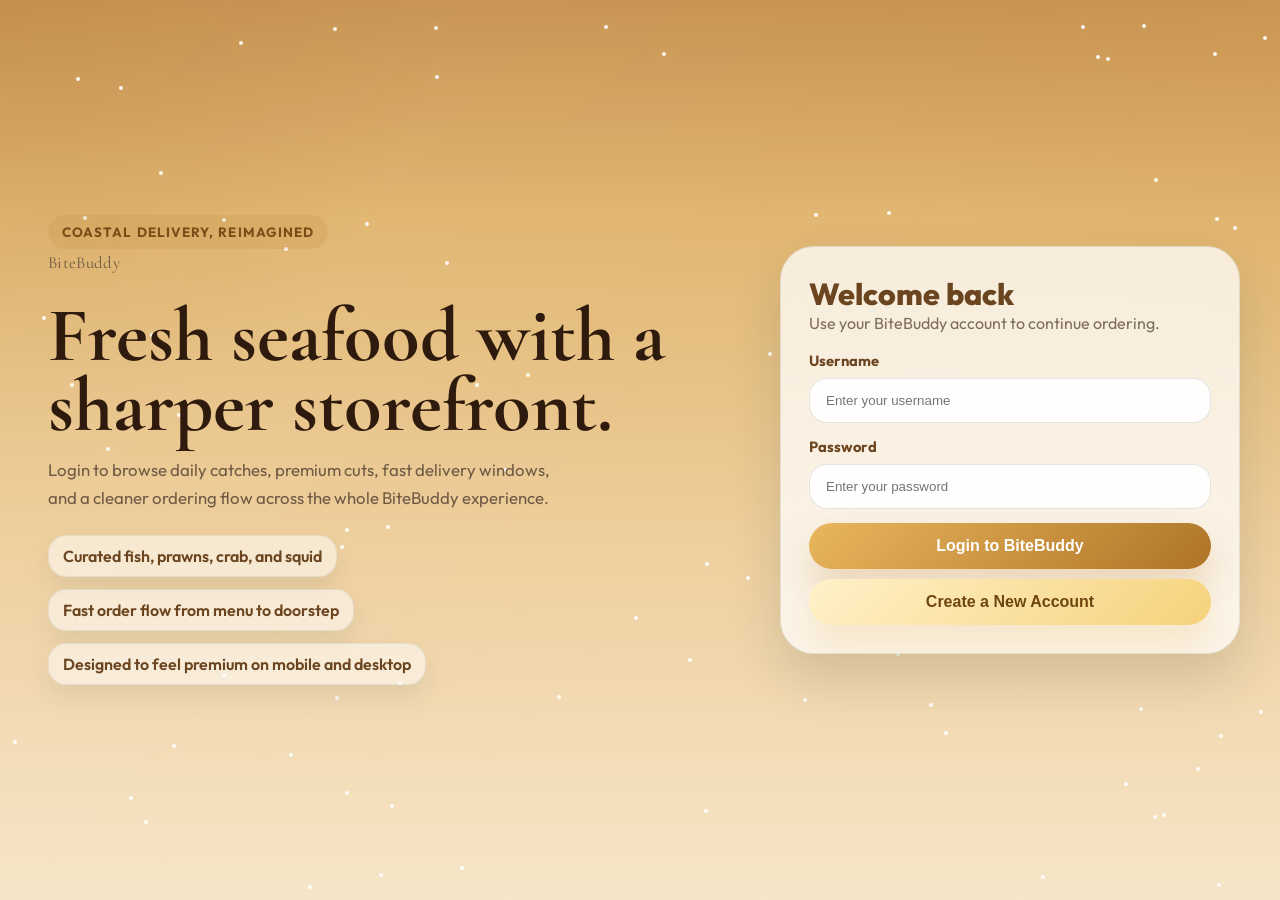
<file: index.html>
<!DOCTYPE html>
<html lang="en">
<head>
<meta charset="UTF-8">
<meta name="viewport" content="width=device-width, initial-scale=1.0">
<title>BiteBuddy Login</title>
<link rel="preconnect" href="https://fonts.googleapis.com">
<link rel="preconnect" href="https://fonts.gstatic.com" crossorigin>
<link href="https://fonts.googleapis.com/css2?family=Cormorant+Garamond:wght@500;600;700&family=Outfit:wght@300;400;500;600;700;800&display=swap" rel="stylesheet">
<link rel="shortcut icon" href="https://res.cloudinary.com/dn5wb46jl/image/upload/v1774414028/icon_qrqwhg.jpg">
<link rel="stylesheet" href="style.css">
<script src="script.js" defer></script>
</head>
<body class="auth-body">
<div class="auth-backdrop"></div>
<div class="stars" id="stars"></div>

<main class="auth-frame">
    <section class="auth-grid">
        <div class="auth-copy">
            <div class="auth-kicker">Coastal delivery, reimagined</div>
            <p class="brand">BiteBuddy</p>
            <h1>Fresh seafood with a sharper storefront.</h1>
            <p>Login to browse daily catches, premium cuts, fast delivery windows, and a cleaner ordering flow across the whole BiteBuddy experience.</p>
            <div class="auth-points">
                <div class="auth-point">Curated fish, prawns, crab, and squid</div>
                <div class="auth-point">Fast order flow from menu to doorstep</div>
                <div class="auth-point">Designed to feel premium on mobile and desktop</div>
            </div>
        </div>

        <div class="auth-panel">
            <div>
                <h2>Welcome back</h2>
                <p class="auth-subtitle">Use your BiteBuddy account to continue ordering.</p>
            </div>

            <form class="auth-form">
                <div class="field-group">
                    <label for="username">Username</label>
                    <input type="text" id="username" placeholder="Enter your username" autocapitalize="none" autocorrect="off" spellcheck="false" required>
                </div>

                <div class="field-group">
                    <label for="password">Password</label>
                    <input type="password" id="password" placeholder="Enter your password" required>
                </div>

                <div class="auth-actions">
                    <button class="auth-btn primary" type="button" onclick="login()">Login to BiteBuddy</button>
                    <button class="auth-btn secondary" type="button" onclick="window.location.href='signin.html'">Create a New Account</button>
                </div>
            </form>
        </div>
    </section>
</main>

<script>
const starBox = document.getElementById("stars");
for (let i = 0; i < 80; i++) {
    const star = document.createElement("span");
    star.style.left = Math.random() * 100 + "%";
    star.style.top = Math.random() * 100 + "%";
    star.style.animationDuration = (Math.random() * 5 + 5) + "s";
    starBox.appendChild(star);
}
</script>
</body>
</html>
</file>
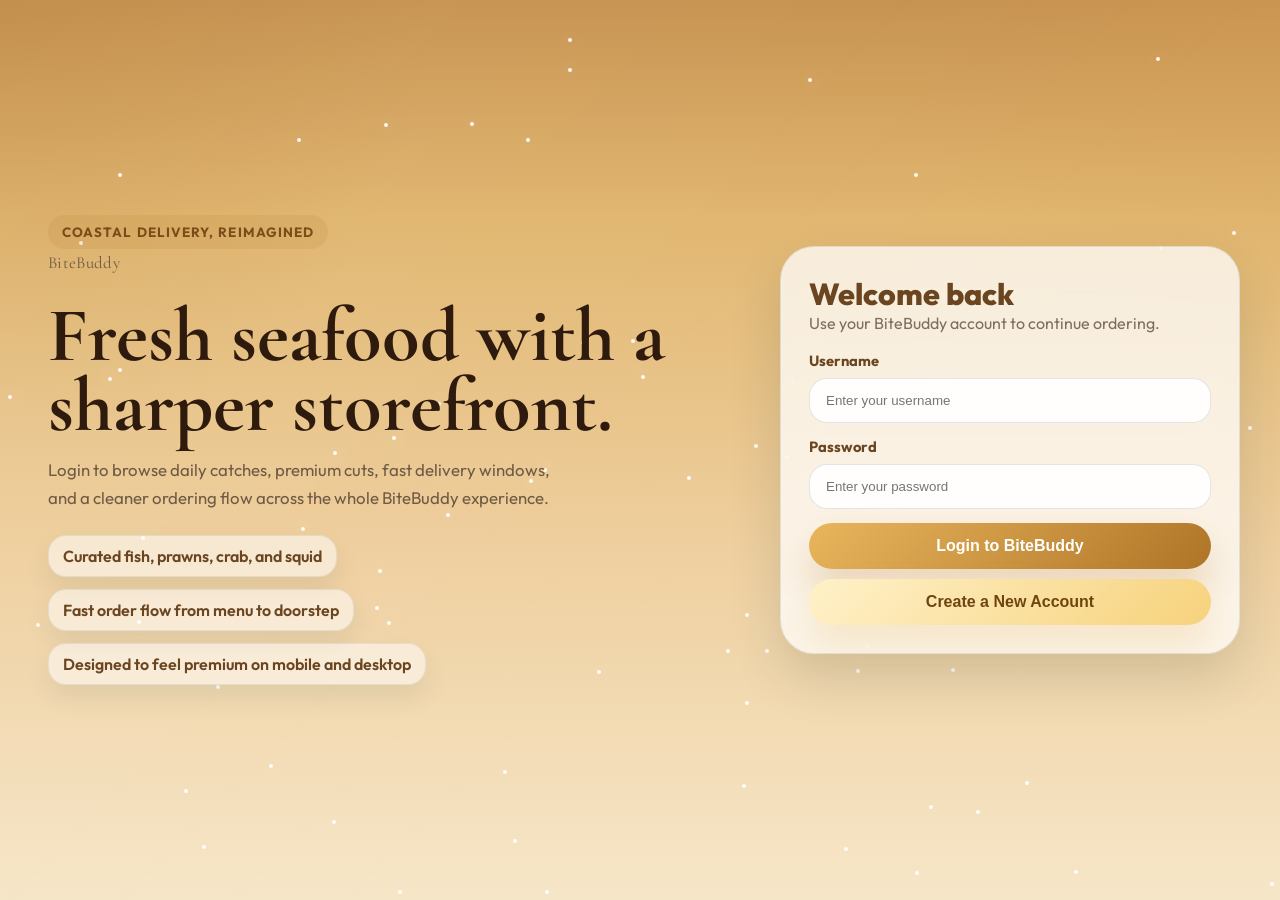
<file: cart.html>
<!DOCTYPE html>
<html lang="en">
<head>
<meta charset="UTF-8">
<meta name="viewport" content="width=device-width, initial-scale=1.0">
<title>BiteBuddy Cart</title>
<link rel="preconnect" href="https://fonts.googleapis.com">
<link rel="preconnect" href="https://fonts.gstatic.com" crossorigin>
<link href="https://fonts.googleapis.com/css2?family=Cormorant+Garamond:wght@500;600;700&family=Outfit:wght@300;400;500;600;700;800&display=swap" rel="stylesheet">
<link rel="shortcut icon" href="https://res.cloudinary.com/dn5wb46jl/image/upload/v1774414028/icon_qrqwhg.jpg">
<link rel="stylesheet" href="theme.css">
</head>
<body class="theme-body">
<main class="app-shell">
    <header class="topbar">
        <div class="topbar-title">
            <span class="eyebrow">Checkout studio</span>
            <h1 class="page-heading">My Cart</h1>
            <p class="topbar-copy">Review your catch, confirm delivery details, and place the order with one clean flow.</p>
        </div>

        <div class="topbar-actions">
            <button class="icon-btn" type="button" onclick="goBack()">Back</button>
            <button class="icon-btn" type="button" onclick="goToProfile()">Profile</button>
        </div>
    </header>

    <div class="split-layout">
        <div class="stack">
            <section class="detail-card">
                <div class="line-between">
                    <div>
                        <span class="eyebrow">Delivery details</span>
                        <h2 class="section-title" style="font-size: 2.2rem;">Drop point</h2>
                    </div>
                    <button class="ui-btn ghost" type="button" onclick="goToProfile()">Edit profile</button>
                </div>

                <div class="cards-grid" style="grid-template-columns: 1fr;">
                    <div class="detail-row">
                        <strong>Name</strong>
                        <span id="deliverName">Customer</span>
                    </div>
                    <div class="detail-row">
                        <strong>Phone</strong>
                        <span id="deliverPhone">Not added</span>
                    </div>
                    <div class="detail-row">
                        <strong>Address</strong>
                        <span id="deliverAddress">Add your delivery address in profile</span>
                    </div>
                </div>
            </section>

            <div class="callout" id="rewardMessage">Add 2 more items to unlock extra savings on this order.</div>

            <section class="cart-list" id="cart"></section>
        </div>

        <aside class="summary-card">
            <div>
                <span class="eyebrow">Bill preview</span>
                <h2 class="section-title" style="font-size: 2.4rem;">Order Summary</h2>
            </div>
            <div class="summary-row">
                <span>MRP</span>
                <strong id="mrp">Rs.0</strong>
            </div>
            <div class="summary-row">
                <span>Delivery fee</span>
                <strong id="fee">Rs.0</strong>
            </div>
            <div class="summary-row">
                <span class="summary-emphasis">Total payable</span>
                <strong class="summary-emphasis" id="summaryTotal">Rs.0</strong>
            </div>
            <div class="callout" id="savings">You'll save Rs.0 on this order.</div>
            <div class="stack">
                <p class="meta-copy">List price <span id="oldTotal">Rs.0</span></p>
                <h3 class="page-heading" style="font-size: 2.6rem;" id="total">Rs.0</h3>
                <button class="ui-btn primary" type="button" onclick="placeOrder()">Place Order</button>
            </div>
        </aside>
    </div>
</main>

<div class="modal" id="paymentModal">
    <div class="modal-card">
        <div class="stack">
            <span class="eyebrow">Payment method</span>
            <h2 class="section-title" style="font-size: 2.4rem;">How would you like to pay?</h2>
            <p class="topbar-copy">Choose your payment option before confirming the order.</p>
        </div>
        <div class="choice-list">
            <button class="choice-btn active" type="button" id="upiOption" onclick="selectPaymentMethod('UPI')">
                <strong>UPI</strong><br>
                <span class="meta-copy">Pay instantly with your preferred UPI app.</span>
            </button>
            <button class="choice-btn" type="button" id="codOption" onclick="selectPaymentMethod('Cash on Delivery')">
                <strong>Cash on Delivery</strong><br>
                <span class="meta-copy">Pay when the order arrives at your doorstep.</span>
            </button>
        </div>
        <div class="modal-actions">
            <button class="ui-btn primary" type="button" onclick="confirmPlaceOrder()">Continue</button>
            <button class="ui-btn ghost" type="button" onclick="closePaymentModal()">Cancel</button>
        </div>
    </div>
</div>

<div class="modal" id="orderModal">
    <div class="modal-card">
        <div class="stack">
            <span class="eyebrow">Order placed</span>
            <h2 class="section-title" style="font-size: 2.4rem;">Your seafood is on the way.</h2>
            <p class="topbar-copy" id="orderMessage">Your order is confirmed.</p>
        </div>
        <div class="modal-actions">
            <button class="ui-btn primary" type="button" onclick="goToOrders()">View Order</button>
            <button class="ui-btn ghost" type="button" onclick="closeOrderModal()">Continue Shopping</button>
        </div>
    </div>
</div>

<script src="app.js"></script>
<script>
let cartItems = [];
const username = requireUsername();
const cartDiv = document.getElementById("cart");
const paymentModal = document.getElementById("paymentModal");
const orderModal = document.getElementById("orderModal");
const orderMessage = document.getElementById("orderMessage");
let selectedPaymentMethod = "UPI";

function normalizeQuantity(quantity) {
    const numericQuantity = Number(quantity);
    if (!Number.isFinite(numericQuantity) || numericQuantity < 1) {
        return 1;
    }

    return Math.round(numericQuantity);
}

function formatQuantity(quantity) {
    return `${normalizeQuantity(quantity)} kg`;
}

function formatEta(date) {
    return date.toLocaleString("en-IN", {
        weekday: "short",
        day: "2-digit",
        month: "short",
        hour: "numeric",
        minute: "2-digit",
        hour12: true
    });
}

async function loadDeliveryDetails() {
    try {
        const user = await fetchJson(`${API_BASE_URL}/customer/${encodeURIComponent(username)}`);
        document.getElementById("deliverName").innerText = (user.name || user.username || "Customer").trim();
        document.getElementById("deliverPhone").innerText = (String(user.phone || "")).trim() || "Not added";
        document.getElementById("deliverAddress").innerText = (user.address || "").trim() || "Add your delivery address in profile";
    } catch (error) {
        console.log(error);
    }
}

function updateTotals(total) {
    const fee = total > 0 ? 10 : 0;
    const oldTotal = total > 0 ? total + 173 : 0;
    const finalTotal = total + fee;
    const savings = oldTotal - finalTotal;

    document.getElementById("mrp").innerText = "Rs." + oldTotal;
    document.getElementById("fee").innerText = "Rs." + fee;
    document.getElementById("summaryTotal").innerText = "Rs." + finalTotal;
    document.getElementById("oldTotal").innerText = "Rs." + oldTotal;
    document.getElementById("total").innerText = "Rs." + finalTotal;
    document.getElementById("savings").innerText = total > 0
        ? "You will save Rs." + savings + " on this order."
        : "Add items to unlock savings on this order.";
}

function updateRewardMessage() {
    const missingItems = Math.max(0, 2 - cartItems.length);
    document.getElementById("rewardMessage").innerText = missingItems > 0
        ? `Add ${missingItems} more item${missingItems === 1 ? "" : "s"} to unlock extra savings.`
        : "Bonus unlocked. Your cart qualifies for extra BiteBuddy savings.";
}

function renderCart() {
    cartDiv.innerHTML = "";
    updateRewardMessage();

    if (cartItems.length === 0) {
        cartDiv.innerHTML = `
            <div class="empty-card">
                <h3 class="product-name">Your cart is empty</h3>
                <p class="topbar-copy">Add some fresh seafood from the menu and come back here.</p>
                <button class="ui-btn primary" type="button" onclick="goBack()">Explore Menu</button>
            </div>
        `;
        updateTotals(0);
        return;
    }

    let total = 0;

    cartItems.forEach((item, index) => {
        const quantity = normalizeQuantity(item.quantity);
        total += item.price * quantity;

        const oldPrice = item.price + 80;
        const imageClass = item.itemName === "Nethili Meen" ? "cart-thumb zoom-cover-media" : "cart-thumb";
        const card = document.createElement("article");
        card.className = "cart-item";
        card.innerHTML = `
            <div class="cart-item-grid">
                <img class="${imageClass}" src="${item.imageUrl}" alt="${item.itemName}">
                <div class="stack">
                    <div class="line-between">
                        <div>
                            <h3 class="product-name">${item.itemName}</h3>
                            <p class="topbar-copy">${formatQuantity(quantity)} selected</p>
                        </div>
                        <div class="product-price">Rs.${item.price}</div>
                    </div>
                    <div class="meta-row">
                        <span class="meta-badge">Fresh catch</span>
                        <span class="meta-badge">4.${(index % 5) + 1} rating</span>
                        <span class="meta-badge">30 mins delivery</span>
                    </div>
                    <div class="line-between">
                        <div class="stack" style="gap: 6px;">
                            <span class="accent-text">25% off</span>
                            <span class="meta-copy">List price Rs.${oldPrice}</span>
                        </div>
                        <div class="qty-box">
                            <button class="qty-btn" type="button" onclick="changeQty(${item.id}, ${quantity - 1})">-</button>
                            <strong>Qty: ${formatQuantity(quantity)}</strong>
                            <button class="qty-btn" type="button" onclick="changeQty(${item.id}, ${quantity + 1})">+</button>
                        </div>
                    </div>
                    <div class="cart-actions">
                        <button class="ui-btn ghost" type="button" onclick="removeItem(${item.id})">Remove</button>
                        <button class="ui-btn ghost" type="button" onclick="goBack()">Add More</button>
                        <button class="ui-btn secondary" type="button" onclick="placeOrder()">Buy This Now</button>
                    </div>
                </div>
            </div>
        `;

        cartDiv.appendChild(card);
    });

    updateTotals(total);
}

async function loadCart() {
    try {
        cartItems = await fetchJson(`${API_BASE_URL}/cart?username=${encodeURIComponent(username)}`);
        renderCart();
    } catch (error) {
        alert(error.message || "Unable to load cart");
    }
}

async function changeQty(id, quantity) {
    try {
        const safeQuantity = normalizeQuantity(quantity);
        await fetchJson(`${API_BASE_URL}/cart/${id}?username=${encodeURIComponent(username)}`, {
            method: "PUT",
            headers: {
                "Content-Type": "application/json"
            },
            body: JSON.stringify({ quantity: safeQuantity })
        });
        await loadCart();
    } catch (error) {
        alert(error.message || "Unable to update quantity");
    }
}

async function removeItem(id) {
    try {
        await fetchJson(`${API_BASE_URL}/cart/${id}?username=${encodeURIComponent(username)}`, {
            method: "DELETE"
        });
        await loadCart();
    } catch (error) {
        alert(error.message || "Unable to remove item");
    }
}

function isSuccessfulOrderResponse(responseText) {
    if (typeof responseText !== "string") {
        return true;
    }

    const normalized = responseText.trim().toLowerCase();
    if (!normalized) {
        return true;
    }

    return !(
        normalized.includes("unable") ||
        normalized.includes("not found") ||
        normalized.includes("failed") ||
        normalized.includes("error")
    );
}

async function createOrdersDirectlyFromCart() {
    for (const item of cartItems) {
        const quantity = normalizeQuantity(item.quantity);
        const params = new URLSearchParams({
            username: username,
            itemName: item.itemName,
            quantity: String(quantity),
            price: String(item.price)
        });

        const response = await fetchJson(`${API_BASE_URL}/orders?${params.toString()}`, {
            method: "POST"
        });

        if (!isSuccessfulOrderResponse(response)) {
            throw new Error(typeof response === "string" ? response : "Unable to place order");
        }
    }

    for (const item of cartItems) {
        await fetchJson(`${API_BASE_URL}/cart/${item.id}?username=${encodeURIComponent(username)}`, {
            method: "DELETE"
        });
    }
}

function selectPaymentMethod(method) {
    selectedPaymentMethod = method;
    document.getElementById("upiOption").classList.toggle("active", method === "UPI");
    document.getElementById("codOption").classList.toggle("active", method === "Cash on Delivery");
}

function placeOrder() {
    if (cartItems.length === 0) {
        alert("Your cart is empty");
        return;
    }

    paymentModal.classList.add("show");
}

function closePaymentModal() {
    paymentModal.classList.remove("show");
}

async function confirmPlaceOrder() {
    try {
        closePaymentModal();
        await createOrdersDirectlyFromCart();
        await loadCart();

        const etaDate = new Date(Date.now() + (30 * 60 * 1000));
        orderMessage.innerText = `${selectedPaymentMethod} selected. Expected delivery by ${formatEta(etaDate)}.`;
        orderModal.classList.add("show");
    } catch (error) {
        alert(error.message || "Unable to place order");
    }
}

function closeOrderModal() {
    orderModal.classList.remove("show");
    navigateTo("menu.html");
}

function goToOrders() {
    navigateTo("orders.html");
}

function goBack() {
    navigateTo("menu.html");
}

function goToProfile() {
    navigateTo("profile.html");
}

loadCart();
loadDeliveryDetails();
</script>
</body>
</html>
</file>
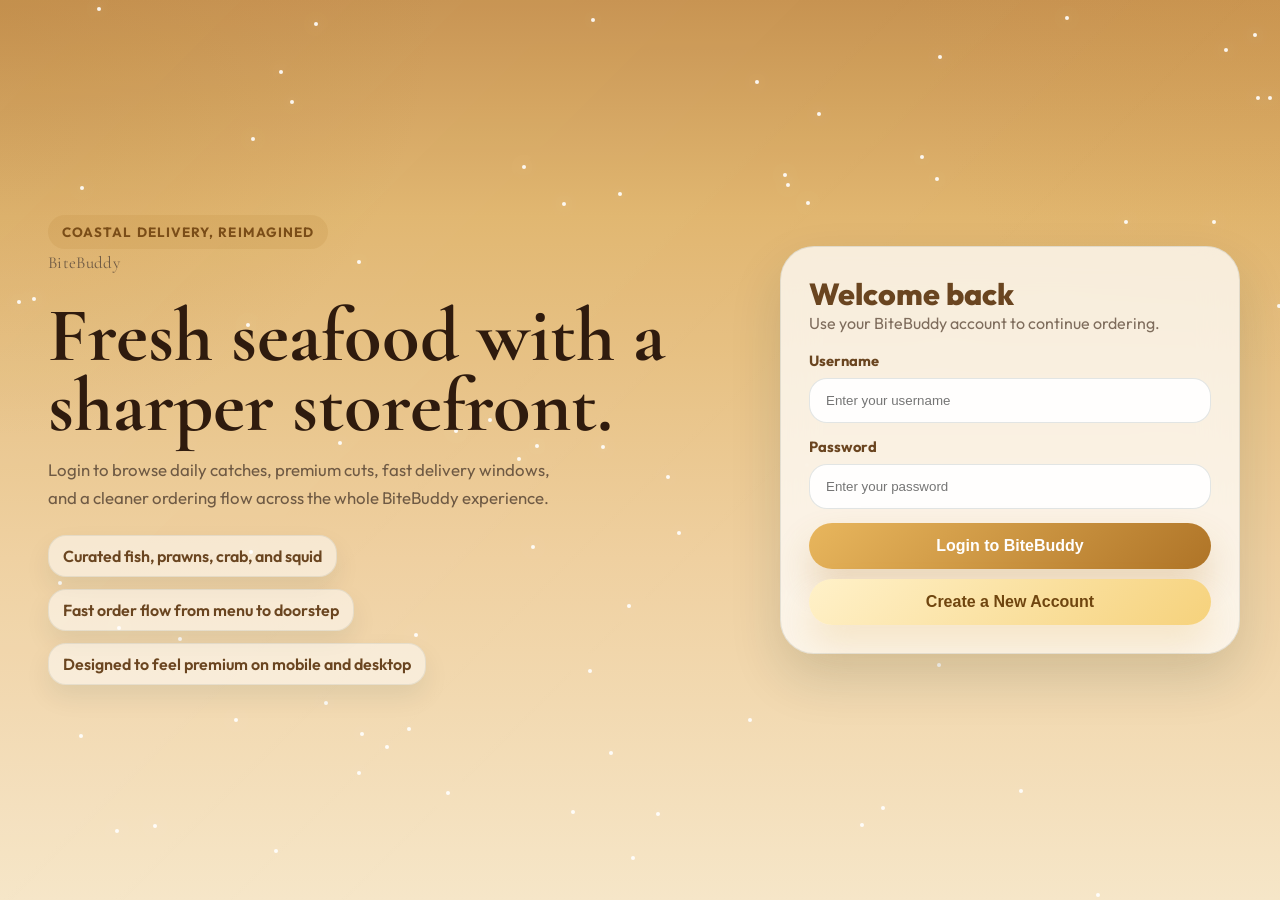
<file: menu.html>
<!DOCTYPE html>
<html lang="en">
<head>
<meta charset="UTF-8">
<meta name="viewport" content="width=device-width, initial-scale=1.0">
<title>BiteBuddy Menu</title>
<link rel="preconnect" href="https://fonts.googleapis.com">
<link rel="preconnect" href="https://fonts.gstatic.com" crossorigin>
<link href="https://fonts.googleapis.com/css2?family=Allura&family=Cormorant+Garamond:wght@500;600;700&family=Outfit:wght@300;400;500;600;700;800&display=swap" rel="stylesheet">
<link rel="shortcut icon" href="https://res.cloudinary.com/dn5wb46jl/image/upload/v1774414028/icon_qrqwhg.jpg">
<link rel="stylesheet" href="theme.css">
<style>
.menu-brand {
    margin: 0;
    font-family: "Allura", "Cormorant Garamond", cursive;
    font-size: clamp(4.9rem, 8vw, 7.2rem);
    text-align: center;
    color: #7a4d18;
    text-shadow:
        0 0 14px rgba(255, 238, 200, 0.92),
        0 0 26px rgba(215, 159, 59, 0.4);
    letter-spacing: 0;
    white-space: nowrap;
    opacity: 0;
    transform: translateX(-34px);
    animation: brandWordIn 0.9s cubic-bezier(0.22, 1, 0.36, 1) 0.08s forwards;
}

.menu-header-icons {
    opacity: 0;
    transform: translate(42px, -50%);
    animation: menuIconsIn 0.9s cubic-bezier(0.22, 1, 0.36, 1) 0.5s forwards;
}

@keyframes brandWordIn {
    from {
        opacity: 0;
        transform: translateX(-34px);
    }

    to {
        opacity: 1;
        transform: translateX(0);
    }
}

@keyframes menuIconsIn {
    from {
        opacity: 0;
        transform: translate(42px, -50%);
    }

    to {
        opacity: 1;
        transform: translate(0, -50%);
    }
}

@media (max-width: 720px) {
    .menu-topbar {
        display: grid !important;
        grid-template-columns: 64px 1fr 64px;
        align-items: center !important;
        gap: 10px;
    }

    .menu-topbar .topbar-title {
        grid-column: 2;
        grid-row: 1;
        margin: 0;
        width: 100%;
    }

    .menu-header-icons {
        grid-column: 1 / 4;
        grid-row: 1;
        position: static !important;
        display: grid;
        grid-template-columns: 64px 1fr 64px;
        align-items: center;
        width: 100%;
        transform: none !important;
        animation: none;
        opacity: 1;
        margin-top: 0;
        pointer-events: none;
    }

    .menu-header-icons .icon-btn {
        pointer-events: auto;
    }

    .menu-header-icons .icon-btn:first-child {
        grid-column: 1;
    }

    .menu-header-icons .icon-btn:last-child {
        grid-column: 3;
    }

    .menu-brand {
        white-space: normal;
        line-height: 0.84;
        font-size: clamp(3.9rem, 12vw, 5.2rem);
    }
}
</style>
</head>
<body class="theme-body">
<main class="app-shell">
    <header class="topbar menu-topbar" style="position: relative; justify-content: center; align-items: center; margin-bottom: 24px;">
        <div class="topbar-title" style="margin: 0 auto; text-align: center; align-items: center; justify-items: center; gap: 0;">
            <h1 class="menu-brand" aria-label="BiteBuddy">Bite<wbr>Buddy</h1>
        </div>

        <div class="topbar-actions menu-header-icons" style="position: absolute; right: 0; top: 50%; transform: translateY(-50%);">
            <button class="icon-btn" type="button" onclick="goToCart()" aria-label="Cart" title="Cart" style="min-width: 58px; min-height: 58px; font-size: 1.45rem; padding: 0 18px;">&#128722;</button>
            <button class="icon-btn" type="button" onclick="goToProfile()" aria-label="Profile" title="Profile" style="min-width: 58px; min-height: 58px; font-size: 1.45rem; padding: 0 18px;">&#128100;</button>
        </div>
    </header>

    <form class="search-panel" id="searchForm" style="padding: 14px 18px; border-radius: 30px; margin-bottom: 26px;">
        <input class="search-field" type="search" id="search" placeholder='Search "vanjaram" or "prawn"' style="font-size: 1.08rem;">
        <button class="ui-btn primary" type="submit" style="padding: 12px 24px;">Go</button>
    </form>

    <section class="hero-banner">
        <div class="hero-copy">
            <span class="hero-pill">Fresh catch festival</span>
            <h2 class="hero-title">Coastal cuts, curated for tonight.</h2>
            <p class="hero-blurb">Browse handpicked fish, prawns, crab, and squid with quick ordering, clearer cards, and a brighter BiteBuddy storefront built to feel premium on both phone and desktop.</p>
            <div class="inline-actions">
                <button class="ui-btn primary" type="button" onclick="showCategory('all')">Shop Now</button>
                <button class="ui-btn ghost" type="button" onclick="goToOrders()">Track Orders</button>
            </div>
        </div>

        <div class="hero-aside">
            <div class="mini-stat">
                <span class="mini-label">Fastest Slot</span>
                <span class="mini-value">18 mins</span>
            </div>
            <div class="mini-stat">
                <span class="mini-label">Today's Highlight</span>
                <span class="mini-value">Vanjaram Cuts</span>
            </div>
            <div class="mini-stat">
                <span class="mini-label">Available Now</span>
                <span class="mini-value" id="catalogCount">24 items</span>
            </div>
        </div>
    </section>

    <div class="section-header">
        <div>
            <h2 class="section-title">Browse by Category</h2>
            <p class="section-copy">Tap a category to switch the menu instantly without leaving the page.</p>
        </div>
    </div>

    <section class="category-grid">
        <button class="category-card active" type="button" data-category="all">
            <img src="https://res.cloudinary.com/dn5wb46jl/image/upload/v1774504147/fish_cat_fyqmtb.png" alt="Fish">
            <div class="category-body">
                <h3 class="category-title">All Fish</h3>
                <p class="category-copy">Everything fresh across fish, prawns, crab, and squid.</p>
            </div>
        </button>
        <button class="category-card" type="button" data-category="prawns">
            <img src="https://res.cloudinary.com/dn5wb46jl/image/upload/v1774502174/prawn_cat_mcloky.png" alt="Prawns">
            <div class="category-body">
                <h3 class="category-title">Prawns</h3>
                <p class="category-copy">Juicy prawns for fry, curry, and biryani nights.</p>
            </div>
        </button>
        <button class="category-card" type="button" data-category="crab">
            <img src="https://res.cloudinary.com/dn5wb46jl/image/upload/v1774500321/crab_cat_ictixn.jpg" alt="Crab">
            <div class="category-body">
                <h3 class="category-title">Crab</h3>
                <p class="category-copy">Bold shellfish picks with deep coastal flavor.</p>
            </div>
        </button>
        <button class="category-card" type="button" data-category="squid">
            <img src="https://res.cloudinary.com/dn5wb46jl/image/upload/v1774499990/squid_cat_iyl1kw.jpg" alt="Squid">
            <div class="category-body">
                <h3 class="category-title">Squid</h3>
                <p class="category-copy">Tender squid cuts for grills, roasts, and fries.</p>
            </div>
        </button>
    </section>

    <div class="section-header" id="recommendedSection">
        <div>
            <h2 class="section-title" id="menuSectionTitle">Recommended for You</h2>
            <p class="section-copy" id="menuSectionCopy">A clean menu grid with richer product detail and faster actions.</p>
        </div>
    </div>

    <section class="product-grid" id="menu"></section>
</main>

<nav class="bottom-nav">
    <button class="nav-link" data-page="menu.html" type="button" onclick="goToMenu()">Menu</button>
    <button class="nav-link" data-page="orders.html" type="button" onclick="goToOrders()">Orders</button>
    <button class="nav-link" data-page="cart.html" type="button" onclick="goToCart()">Cart</button>
    <button class="nav-link" data-page="profile.html" type="button" onclick="goToProfile()">Profile</button>
</nav>

<script src="app.js"></script>
<script src="catalog.js"></script>
<script>
const username = requireUsername();
const menu = document.getElementById("menu");
const categoryCards = Array.from(document.querySelectorAll(".category-card"));
document.getElementById("catalogCount").innerText = `${BITE_CATALOG.length} items`;

function createMenuCard(item, index) {
    const price = getCatalogPrice(index);
    const rating = getCatalogRating(index);
    const eta = getCatalogEta(index);
    const offer = getCatalogOffer(price);

    const card = document.createElement("article");
    card.className = "product-card";
    card.innerHTML = `
        <img class="product-media" src="${item.image}" alt="${item.name}">
        <div class="product-body">
            <div class="product-topline">
                <div>
                    <h3 class="product-name">${item.name}</h3>
                    <p class="meta-copy">${item.note}</p>
                </div>
                <div class="product-price">Rs.${price}/kg</div>
            </div>
            <div class="meta-row">
                <span class="meta-badge">${rating} rating</span>
                <span class="meta-badge">${eta}</span>
                <span class="meta-badge">${offer}</span>
            </div>
            <div class="inline-actions">
                <button class="ui-btn primary" type="button" onclick="addToCart('${item.name}', ${price}, '${item.category}', '${item.image}')">Order Now</button>
                <button class="ui-btn ghost" type="button" onclick="openSearchFor('${item.name}')">View Similar</button>
            </div>
        </div>
    `;
    return card;
}

function loadMenu(category) {
    const selectedCategory = category || "all";
    const items = selectedCategory === "all"
        ? BITE_CATALOG
        : BITE_CATALOG.filter((item) => item.category === selectedCategory);

    menu.innerHTML = "";
    items.forEach((item) => {
        const index = BITE_CATALOG.findIndex((catalogItem) => catalogItem.name === item.name);
        menu.appendChild(createMenuCard(item, index));
    });

    document.getElementById("menuSectionTitle").innerText = selectedCategory === "all" ? "Recommended for You" : `${selectedCategory.charAt(0).toUpperCase()}${selectedCategory.slice(1)} Picks`;
    document.getElementById("menuSectionCopy").innerText = selectedCategory === "all"
        ? "Everything on BiteBuddy, from daily fish cuts to prawns, crab, and squid."
        : getCategoryCopy(selectedCategory);
}

async function addToCart(name, price, category, imageUrl) {
    try {
        await fetchJson(`${API_BASE_URL}/cart`, {
            method: "POST",
            headers: {
                "Content-Type": "application/json"
            },
            body: JSON.stringify({
                username: username,
                name: name,
                price: price,
                category: category,
                imageUrl: imageUrl
            })
        });

        navigateTo("cart.html");
    } catch (error) {
        alert(error.message || "Unable to add item to cart");
    }
}

function showCategory(category) {
    categoryCards.forEach((card) => {
        card.classList.toggle("active", card.dataset.category === category);
    });

    loadMenu(category);
    document.getElementById("recommendedSection").scrollIntoView({ behavior: "smooth", block: "start" });
}

function openSearchFor(query) {
    window.location.href = appendUsername(`search.html?q=${encodeURIComponent(query)}`);
}

function goToSearchPage(event) {
    if (event) {
        event.preventDefault();
    }

    const query = document.getElementById("search").value.trim();
    if (!query) {
        return;
    }

    window.location.href = appendUsername(`search.html?q=${encodeURIComponent(query)}`);
}

function goToCart() {
    navigateTo("cart.html");
}

function goToMenu() {
    navigateTo("menu.html");
}

function goToOrders() {
    navigateTo("orders.html");
}

function goToProfile() {
    navigateTo("profile.html");
}

function highlightCurrentNav() {
    const current = window.location.pathname.split("/").pop() || "menu.html";
    document.querySelectorAll(".bottom-nav .nav-link").forEach((btn) => {
        btn.classList.toggle("active", btn.dataset.page === current);
    });
}

categoryCards.forEach((card) => {
    card.addEventListener("click", () => showCategory(card.dataset.category));
});

document.getElementById("searchForm").addEventListener("submit", goToSearchPage);

loadMenu("all");
highlightCurrentNav();
</script>
</body>
</html>
</file>
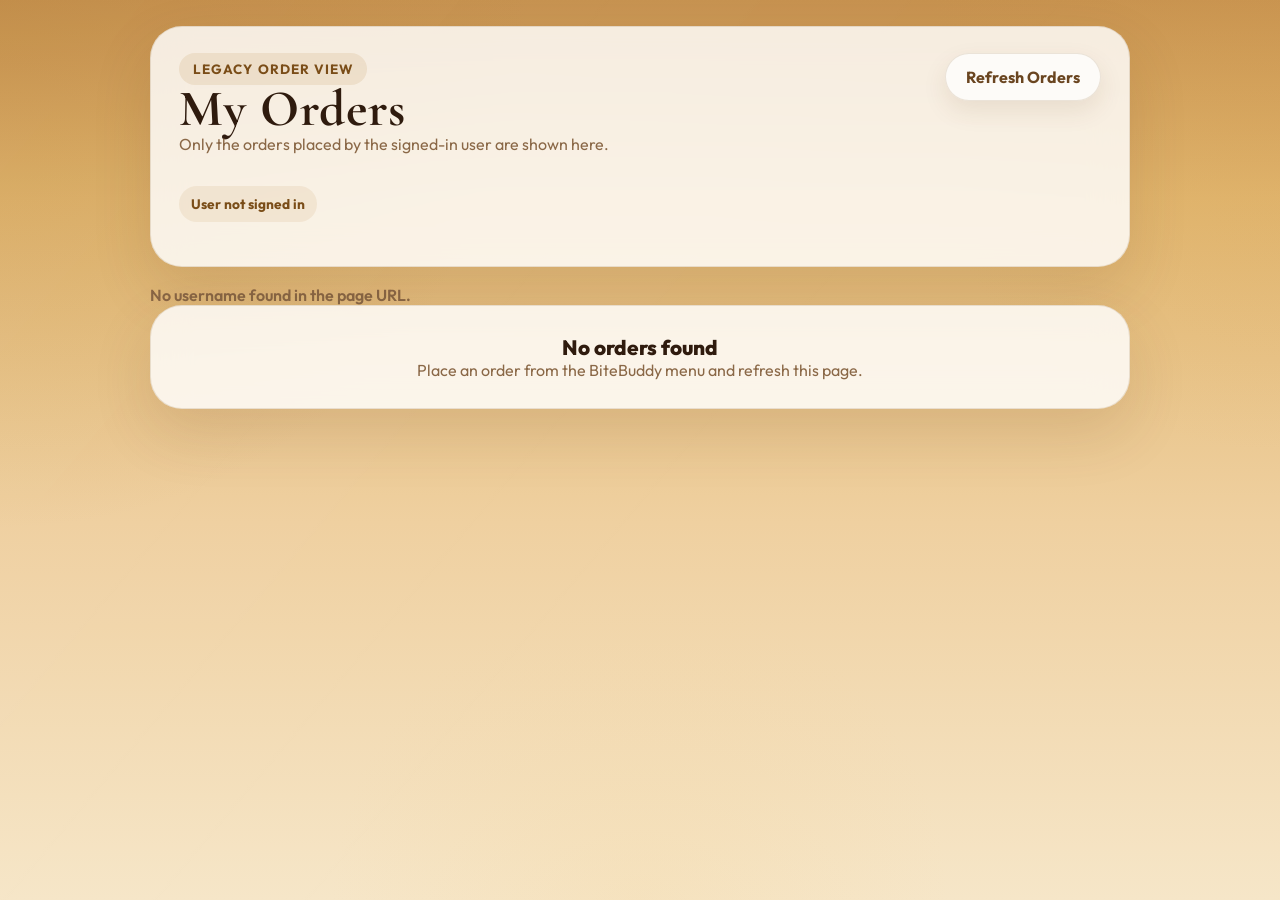
<file: myorders.html>
<!DOCTYPE html>
<html lang="en">
<head>
    <meta charset="UTF-8">
    <meta name="viewport" content="width=device-width, initial-scale=1.0">
    <title>BiteBuddy My Orders</title>
    <link rel="preconnect" href="https://fonts.googleapis.com">
    <link rel="preconnect" href="https://fonts.gstatic.com" crossorigin>
    <link href="https://fonts.googleapis.com/css2?family=Cormorant+Garamond:wght@500;600;700&family=Outfit:wght@300;400;500;600;700;800&display=swap" rel="stylesheet">
    <link rel="shortcut icon" href="https://res.cloudinary.com/dn5wb46jl/image/upload/v1774414028/icon_qrqwhg.jpg">
    <link rel="stylesheet" href="theme.css">
</head>
<body class="theme-body">
    <main class="simple-shell">
        <section class="glass-card simple-hero stack">
            <div class="line-between">
                <div>
                    <span class="eyebrow">Legacy order view</span>
                    <h1 class="page-heading">My Orders</h1>
                    <p class="topbar-copy">Only the orders placed by the signed-in user are shown here.</p>
                </div>
                <div class="inline-actions">
                    <button class="ui-btn ghost" id="refreshBtn" type="button">Refresh Orders</button>
                </div>
            </div>
            <div class="meta-row">
                <span class="meta-badge" id="loggedInUser">Checking login...</span>
            </div>
        </section>

        <p class="status-text" id="statusMessage">Loading your orders...</p>
        <section class="orders-grid" id="ordersContainer"></section>
    </main>

    <script src="catalog.js"></script>
    <script src="myorders.js"></script>
</body>
</html>
</file>
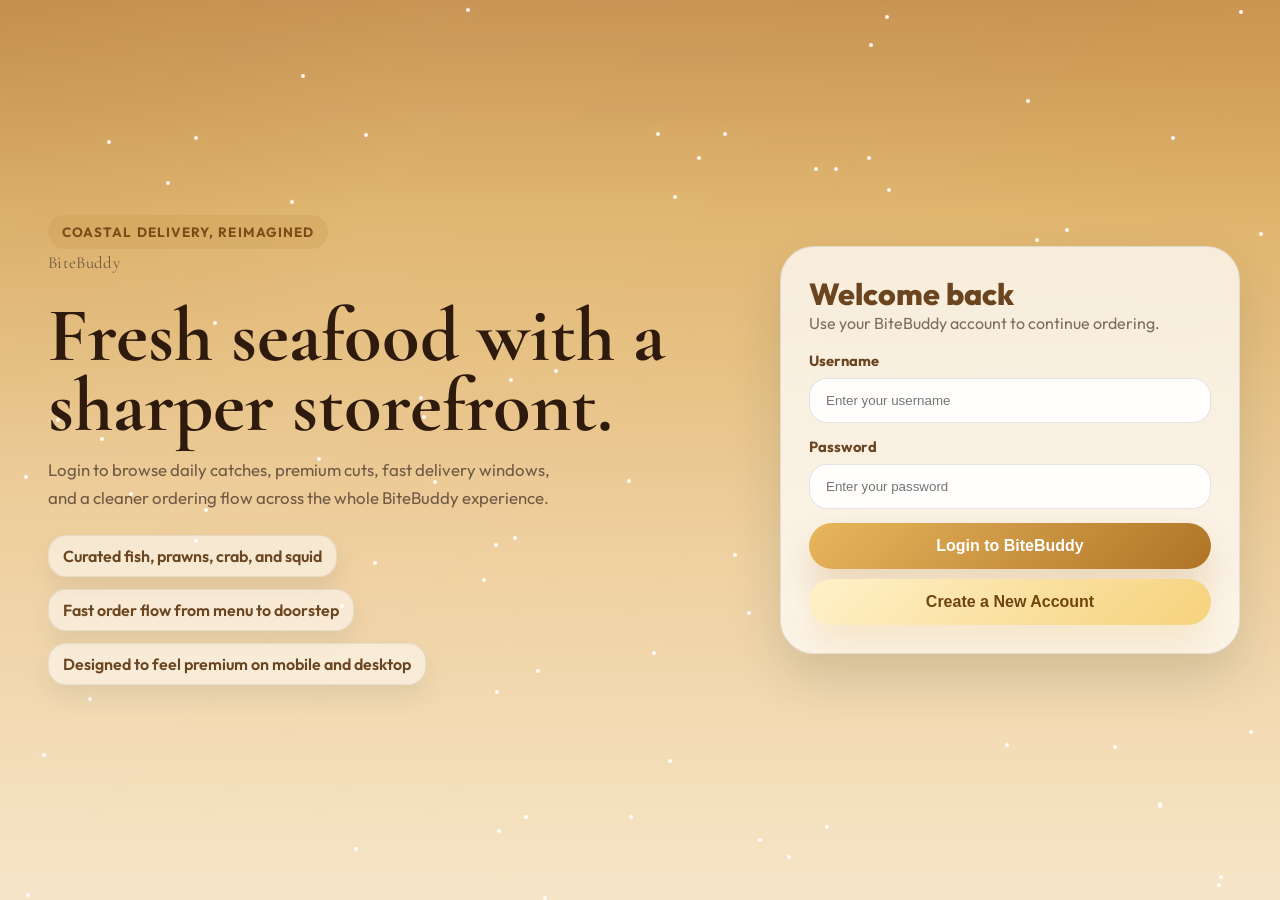
<file: orders.html>
<!DOCTYPE html>
<html lang="en">
<head>
<meta charset="UTF-8">
<meta name="viewport" content="width=device-width, initial-scale=1.0">
<title>BiteBuddy Orders</title>
<link rel="preconnect" href="https://fonts.googleapis.com">
<link rel="preconnect" href="https://fonts.gstatic.com" crossorigin>
<link href="https://fonts.googleapis.com/css2?family=Cormorant+Garamond:wght@500;600;700&family=Outfit:wght@300;400;500;600;700;800&display=swap" rel="stylesheet">
<link rel="shortcut icon" href="https://res.cloudinary.com/dn5wb46jl/image/upload/v1774414028/icon_qrqwhg.jpg">
<link rel="stylesheet" href="theme.css">
</head>
<body class="theme-body">
<main class="simple-shell">
    <header class="topbar">
        <div class="topbar-title">
            <span class="eyebrow">Live order board</span>
            <h1 class="page-heading">My Orders</h1>
            <p class="topbar-copy">Track the seafood you have already placed, including estimated delivery and order state.</p>
        </div>

        <div class="topbar-actions">
            <button class="icon-btn" type="button" onclick="goToMenu()">Back</button>
            <button class="icon-btn" type="button" onclick="goToCart()">Cart</button>
        </div>
    </header>

    <section class="glass-card simple-hero stack">
        <div class="line-between">
            <div>
                <span class="eyebrow">Today's pulse</span>
                <h2 class="section-title" style="font-size: 2.4rem;">Orders synced to your account</h2>
            </div>
            <div class="meta-row">
                <span class="meta-badge" id="orderCountBadge">Loading</span>
                <span class="meta-badge" id="usernameBadge">Signed in</span>
            </div>
        </div>
        <p class="topbar-copy">Pending, delivered, and cancelled orders all appear below with clearer status markers.</p>
    </section>

    <section class="orders-grid" id="ordersList"></section>
</main>

<script src="app.js"></script>
<script src="catalog.js"></script>
<script>
const username = requireUsername();
document.getElementById("usernameBadge").innerText = username;

function getOrderImage(itemName) {
    const exactMatch = findCatalogItemByName(itemName);
    if (exactMatch) {
        return exactMatch.image;
    }

    const looseMatch = BITE_CATALOG.find((item) => itemName && (item.name.includes(itemName) || itemName.includes(item.name)));
    return looseMatch ? looseMatch.image : "https://res.cloudinary.com/dn5wb46jl/image/upload/v1774504147/fish_cat_fyqmtb.png";
}

function goToMenu() {
    navigateTo("menu.html");
}

function goToCart() {
    navigateTo("cart.html");
}

function formatDate(dateString) {
    const parsedDate = parseOrderDate(dateString);
    if (!parsedDate) {
        return "Time not available";
    }

    return parsedDate.toLocaleString("en-IN", {
        weekday: "short",
        day: "2-digit",
        month: "short",
        hour: "numeric",
        minute: "2-digit",
        hour12: true
    });
}

function parseOrderDate(value) {
    if (!value) {
        return null;
    }

    if (value instanceof Date) {
        return Number.isNaN(value.getTime()) ? null : value;
    }

    if (typeof value === "string" || typeof value === "number") {
        const directDate = new Date(value);
        return Number.isNaN(directDate.getTime()) ? null : directDate;
    }

    if (Array.isArray(value) && value.length >= 3) {
        const [year, month, day, hour = 0, minute = 0, second = 0, nano = 0] = value;
        const arrayDate = new Date(year, month - 1, day, hour, minute, second, Math.floor(nano / 1000000));
        return Number.isNaN(arrayDate.getTime()) ? null : arrayDate;
    }

    const seconds = value.seconds ?? value._seconds;
    if (typeof seconds === "number") {
        const millisFromSeconds = seconds * 1000 + Math.floor((value.nanoseconds ?? value._nanoseconds ?? 0) / 1000000);
        const timestampDate = new Date(millisFromSeconds);
        return Number.isNaN(timestampDate.getTime()) ? null : timestampDate;
    }

    const millis = value.epochMilli ?? value.epochMillis ?? value.timestamp ?? value.time;
    if (typeof millis === "number") {
        const millisDate = new Date(millis);
        return Number.isNaN(millisDate.getTime()) ? null : millisDate;
    }

    if (typeof value === "object") {
        if (typeof value.toDate === "function") {
            const converted = value.toDate();
            return converted instanceof Date && !Number.isNaN(converted.getTime()) ? converted : null;
        }

        if (value.date) {
            return parseOrderDate(value.date);
        }
    }

    return null;
}

function formatQuantity(quantity) {
    let numericQuantity = Number(quantity);
    if (!Number.isFinite(numericQuantity) || numericQuantity < 1) {
        numericQuantity = 1;
    }

    return `${Math.round(numericQuantity)} kg`;
}

function renderOrders(orders) {
    const list = document.getElementById("ordersList");
    list.innerHTML = "";
    document.getElementById("orderCountBadge").innerText = `${orders.length} order${orders.length === 1 ? "" : "s"}`;

    if (!orders.length) {
        list.innerHTML = `
            <div class="empty-card">
                <h3 class="product-name">No orders yet</h3>
                <p class="topbar-copy">Only orders placed by the signed-in user will appear here.</p>
                <button class="ui-btn primary" type="button" onclick="goToMenu()">Start Ordering</button>
            </div>
        `;
        return;
    }

    orders.forEach((order) => {
        const isCancelled = (order.status || "").toLowerCase() === "cancelled";
        const orderedAt = parseOrderDate(order.orderedAt) || new Date();
        const etaDate = new Date(orderedAt.getTime() + (30 * 60 * 1000));
        const isDelivered = !isCancelled && Date.now() >= etaDate.getTime();
        const status = isCancelled ? "Cancelled" : (isDelivered ? "Delivered" : (order.status || "Preparing"));
        const etaText = isCancelled
            ? "Order cancelled"
            : (isDelivered ? "Delivered at " + formatDate(etaDate) : "Expected delivery by " + formatDate(etaDate));
        const canCancel = !isDelivered && !isCancelled;

        const card = document.createElement("article");
        card.className = "order-card";
        card.innerHTML = `
            <div class="order-card-layout">
                <img class="order-visual" src="${getOrderImage(order.itemName)}" alt="${order.itemName}">
                <div class="order-body stack">
                    <div class="line-between">
                        <div>
                            <span class="eyebrow">Order #${order.id}</span>
                            <h3 class="product-name">${order.itemName}</h3>
                        </div>
                        <span class="status-pill ${isDelivered ? "delivered" : ""} ${isCancelled ? "cancelled" : ""}">${status}</span>
                    </div>
                    <p class="topbar-copy">${etaText}</p>
                    <div class="meta-row">
                        <span class="meta-badge">Placed on ${formatDate(order.orderedAt)}</span>
                        <span class="meta-badge">Quantity: ${formatQuantity(order.quantity)}</span>
                        <span class="meta-badge">Total: Rs.${order.price}</span>
                    </div>
                    ${canCancel ? `<div class="inline-actions"><button class="ui-btn ghost" type="button" onclick="cancelOrder(${order.id})">Cancel Order</button></div>` : ""}
                </div>
            </div>
        `;
        list.appendChild(card);
    });
}

async function loadOrders() {
    try {
        const orders = await fetchJson(`${API_BASE_URL}/orders?username=${encodeURIComponent(username)}`);
        renderOrders(orders);
    } catch (error) {
        alert(error.message || "Unable to load orders");
    }
}

async function cancelOrder(orderId) {
    try {
        await fetchJson(`${API_BASE_URL}/orders/${orderId}/cancel?username=${encodeURIComponent(username)}`, {
            method: "PUT"
        });
        await loadOrders();
    } catch (error) {
        alert(error.message || "Unable to cancel order");
    }
}

loadOrders();
</script>
</body>
</html>
</file>
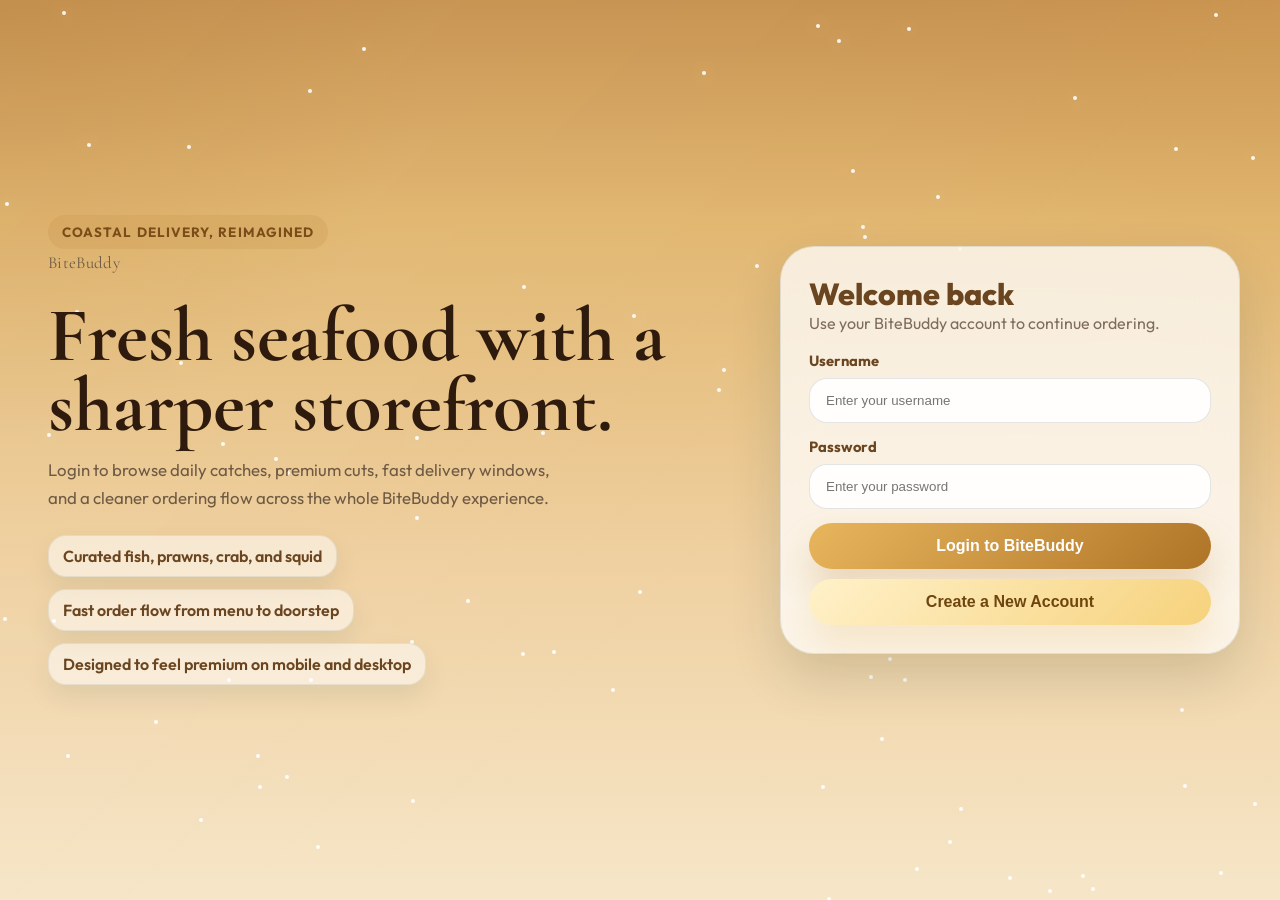
<file: profile.html>
<!DOCTYPE html>
<html lang="en">
<head>
<meta charset="UTF-8">
<meta name="viewport" content="width=device-width, initial-scale=1.0">
<title>BiteBuddy Profile</title>
<link rel="preconnect" href="https://fonts.googleapis.com">
<link rel="preconnect" href="https://fonts.gstatic.com" crossorigin>
<link href="https://fonts.googleapis.com/css2?family=Cormorant+Garamond:wght@500;600;700&family=Outfit:wght@300;400;500;600;700;800&display=swap" rel="stylesheet">
<link rel="shortcut icon" href="https://res.cloudinary.com/dn5wb46jl/image/upload/v1774414028/icon_qrqwhg.jpg">
<link rel="stylesheet" href="theme.css">
<style>
.profile-panel {
    animation: profilePanelIn 0.85s cubic-bezier(0.22, 1, 0.36, 1) both;
}

.profile-hero,
.profile-field,
.profile-actions {
    opacity: 0;
    transform: translateX(44px);
    animation: profileSlideIn 0.72s cubic-bezier(0.22, 1, 0.36, 1) forwards;
}

.profile-hero { animation-delay: 0.14s; }
.profile-field:nth-child(1) { animation-delay: 0.22s; }
.profile-field:nth-child(2) { animation-delay: 0.30s; }
.profile-field:nth-child(3) { animation-delay: 0.38s; }
.profile-field:nth-child(4) { animation-delay: 0.46s; }
.profile-field:nth-child(5) { animation-delay: 0.54s; }
.profile-actions { animation-delay: 0.64s; }

@keyframes profilePanelIn {
    from {
        opacity: 0;
        transform: translateX(36px) scale(0.985);
    }

    to {
        opacity: 1;
        transform: translateX(0) scale(1);
    }
}

@keyframes profileSlideIn {
    from {
        opacity: 0;
        transform: translateX(44px);
    }

    to {
        opacity: 1;
        transform: translateX(0);
    }
}
</style>
</head>
<body class="theme-body">
<main class="simple-shell">
    <header class="topbar">
        <div class="topbar-title">
            <span class="eyebrow">Account center</span>
            <h1 class="page-heading">Profile</h1>
            <p class="topbar-copy">Keep your delivery identity current so every BiteBuddy order arrives at the right place.</p>
        </div>

        <div class="topbar-actions">
            <button class="icon-btn" type="button" onclick="goBack()">Back</button>
            <button class="icon-btn" type="button" onclick="logout()">Logout</button>
        </div>
    </header>

    <section class="detail-card stack profile-panel">
        <div class="profile-hero">
            <div class="avatar" aria-label="Profile initials" id="avatarInitials">BB</div>
            <div>
                <span class="eyebrow">Your BiteBuddy details</span>
                <h2 class="section-title" style="font-size: 2.6rem;">Saved account information</h2>
                <p class="topbar-copy">Update your personal and delivery details below.</p>
            </div>
        </div>

        <div class="form-grid">
            <div class="field profile-field">
                <label for="name">Name</label>
                <input type="text" id="name" placeholder="Enter name">
            </div>

            <div class="field profile-field">
                <label for="phone">Phone Number</label>
                <input type="text" id="phone" placeholder="Enter mobile number">
            </div>

            <div class="field profile-field">
                <label for="username">Username</label>
                <input type="text" id="username" placeholder="Username" readonly>
            </div>

            <div class="field profile-field">
                <label for="email">Email</label>
                <input type="email" id="email" placeholder="Enter email">
            </div>

            <div class="field full profile-field">
                <label for="address">Address</label>
                <textarea id="address" placeholder="Enter address"></textarea>
            </div>
        </div>

        <div class="inline-actions profile-actions">
            <button class="ui-btn primary" type="button" onclick="saveProfile()">Save Details</button>
            <button class="ui-btn ghost" type="button" onclick="goBack()">Back</button>
        </div>
    </section>
</main>

<script src="app.js"></script>
<script>
const username = requireUsername();

function setAvatar(name, fallbackUsername) {
    const seed = (name || fallbackUsername || "BB").trim();
    const parts = seed.split(/\s+/).filter(Boolean);
    const initials = parts.length > 1
        ? (parts[0][0] + parts[1][0]).toUpperCase()
        : seed.slice(0, 2).toUpperCase();
    document.getElementById("avatarInitials").innerText = initials || "BB";
}

async function loadProfile() {
    try {
        const user = await fetchJson(`${API_BASE_URL}/customer/${encodeURIComponent(username)}`);
        document.getElementById("name").value = user.name || "";
        document.getElementById("phone").value = user.phone || "";
        document.getElementById("username").value = user.username || "";
        document.getElementById("email").value = user.email || "";
        document.getElementById("address").value = user.address || "";
        setAvatar(user.name, user.username);
    } catch (error) {
        alert(error.message || "Unable to load profile");
        window.location.href = "index.html";
    }
}

async function saveProfile() {
    try {
        await fetchJson(`${API_BASE_URL}/customer/${encodeURIComponent(username)}`, {
            method: "PUT",
            headers: {
                "Content-Type": "application/json"
            },
            body: JSON.stringify({
                name: document.getElementById("name").value,
                phone: document.getElementById("phone").value,
                email: document.getElementById("email").value,
                address: document.getElementById("address").value
            })
        });

        setAvatar(document.getElementById("name").value, username);
        alert("Profile updated");
    } catch (error) {
        alert(error.message || "Unable to update profile");
    }
}

function logout() {
    window.location.href = "index.html";
}

function goBack() {
    navigateTo("menu.html");
}

loadProfile();
</script>
</body>
</html>
</file>
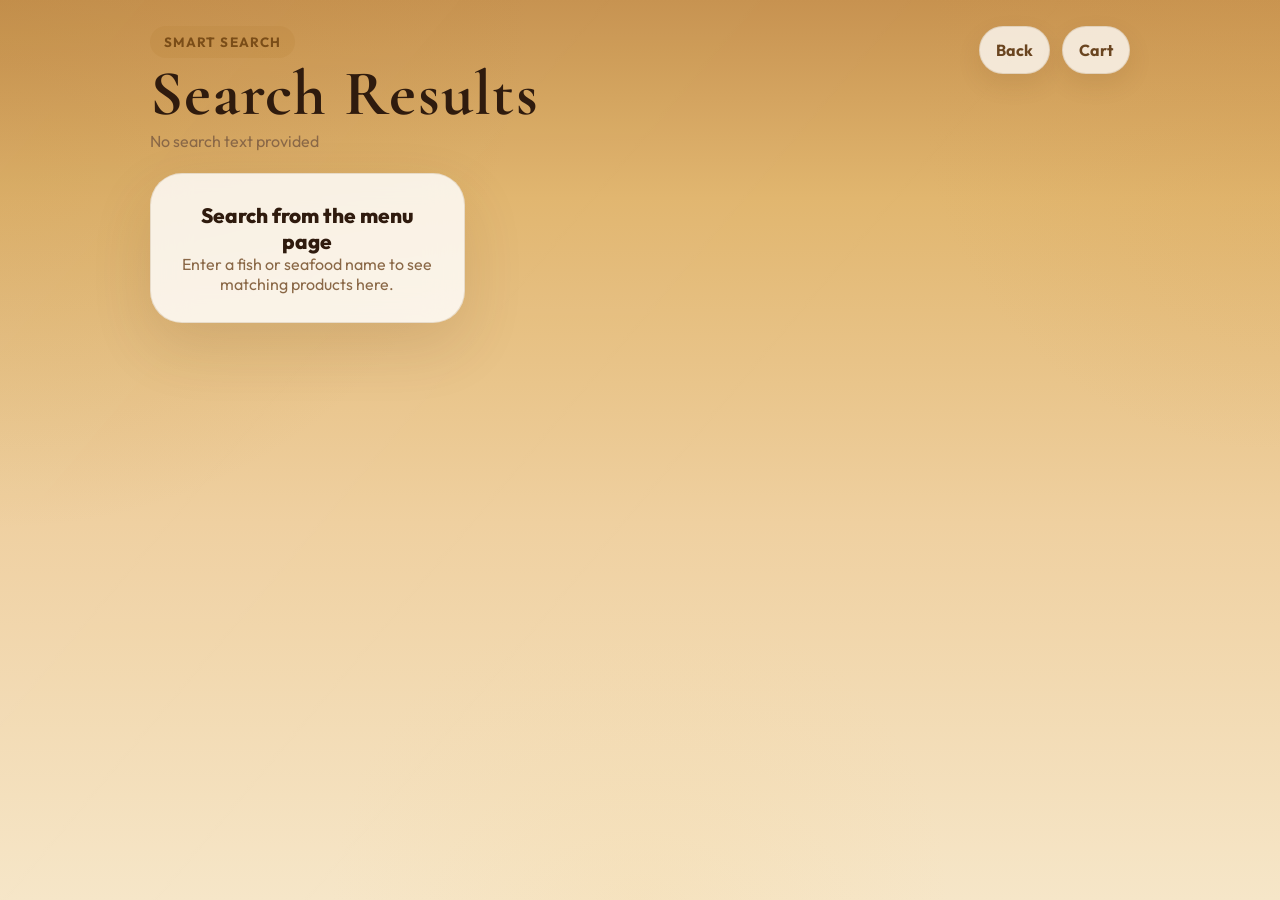
<file: search.html>
<!DOCTYPE html>
<html lang="en">
<head>
<meta charset="UTF-8">
<meta name="viewport" content="width=device-width, initial-scale=1.0">
<title>BiteBuddy Search</title>
<link rel="preconnect" href="https://fonts.googleapis.com">
<link rel="preconnect" href="https://fonts.gstatic.com" crossorigin>
<link href="https://fonts.googleapis.com/css2?family=Cormorant+Garamond:wght@500;600;700&family=Outfit:wght@300;400;500;600;700;800&display=swap" rel="stylesheet">
<link rel="shortcut icon" href="https://res.cloudinary.com/dn5wb46jl/image/upload/v1774414028/icon_qrqwhg.jpg">
<link rel="stylesheet" href="theme.css">
</head>
<body class="theme-body">
<main class="simple-shell">
    <header class="topbar">
        <div class="topbar-title">
            <span class="eyebrow">Smart search</span>
            <h1 class="page-heading">Search Results</h1>
            <p class="topbar-copy" id="queryLine">Loading matching seafood picks.</p>
        </div>

        <div class="topbar-actions">
            <button class="icon-btn" type="button" onclick="goToMenu()">Back</button>
            <button class="icon-btn" type="button" onclick="goToCart()">Cart</button>
        </div>
    </header>

    <div id="featured"></div>
    <section class="results-grid" id="results"></section>
</main>

<div id="previewModal" class="modal" onclick="handleModalBackdrop(event)">
    <div class="modal-card">
        <div class="line-between" style="margin-bottom: 14px;">
            <div>
                <span class="eyebrow">Preview</span>
            </div>
            <button class="modal-close" type="button" onclick="closePreview()">&times;</button>
        </div>
        <div id="previewContent"></div>
    </div>
</div>

<script src="app.js"></script>
<script src="catalog.js"></script>
<script>
const username = getUsernameFromQuery();

function getQuery() {
    const params = new URLSearchParams(window.location.search);
    return (params.get("q") || "").trim();
}

function goToMenu() {
    navigateTo("menu.html");
}

function goToCart() {
    if (!username) {
        window.location.href = "index.html";
        return;
    }

    navigateTo("cart.html");
}

async function addToCart(name, price, category) {
    if (!username) {
        throw new Error("Please login to add items to cart");
    }

    const item = findCatalogItemByName(name);
    await fetchJson(`${API_BASE_URL}/cart`, {
        method: "POST",
        headers: {
            "Content-Type": "application/json"
        },
        body: JSON.stringify({
            username: username,
            name: name,
            price: price,
            category: category,
            imageUrl: item ? item.image : ""
        })
    });
}

async function buyNow(name, price, category) {
    try {
        await addToCart(name, price, category);
        navigateTo("cart.html");
    } catch (error) {
        alert(error.message || "Unable to add item to cart");
    }
}

function openPreview(name, category, price, note) {
    const item = findCatalogItemByName(name);
    const imageClass = item && item.name === "Nethili Meen" ? "preview-image zoom-cover-media" : "preview-image";
    document.getElementById("previewContent").innerHTML = `
        <div class="preview-grid">
            <img class="${imageClass}" src="${item ? item.image : ""}" alt="${name}">
            <div class="stack">
                <h2 class="featured-name">${name}</h2>
                <p class="topbar-copy">${item ? item.note : "Fresh seafood packed for quick doorstep delivery."}</p>
                <div class="meta-row">
                    <span class="meta-badge">Category: ${category}</span>
                    <span class="meta-badge">Price: Rs.${price}</span>
                    <span class="meta-badge">${note}</span>
                </div>
                <div class="inline-actions">
                    <button class="ui-btn primary" type="button" onclick="buyNow('${name}', ${price}, '${category}')">Buy Now</button>
                    <button class="ui-btn ghost" type="button" onclick="closePreview()">Keep Browsing</button>
                </div>
            </div>
        </div>
    `;
    document.getElementById("previewModal").classList.add("show");
}

function closePreview() {
    document.getElementById("previewModal").classList.remove("show");
}

function handleModalBackdrop(event) {
    if (event.target.id === "previewModal") {
        closePreview();
    }
}

function renderFeatured(match, query) {
    const price = getCatalogPrice(match.i);
    const featured = document.getElementById("featured");
    const imageClass = match.item.name === "Nethili Meen" ? "featured-image zoom-cover-media" : "featured-image";
    featured.innerHTML = `
        <section class="search-featured">
            <div class="search-featured-grid">
                <img class="${imageClass}" src="${match.item.image}" alt="${match.item.name}">
                <div class="stack">
                    <span class="eyebrow">Best match</span>
                    <h2 class="featured-name">${match.item.name}</h2>
                    <p class="topbar-copy">${match.item.note}</p>
                    <div class="meta-row">
                        <span class="meta-badge">Category: ${match.item.category}</span>
                        <span class="meta-badge">Price: Rs.${price}</span>
                        <span class="meta-badge">${getCatalogEta(match.i)}</span>
                    </div>
                    <div class="inline-actions">
                        <button class="ui-btn primary" type="button" onclick="buyNow('${match.item.name}', ${price}, '${match.item.category}')">Buy Now</button>
                        <button class="ui-btn ghost" type="button" onclick="openPreview('${match.item.name}', '${match.item.category}', ${price}, 'Best match for &quot;${query}&quot;')">Preview</button>
                    </div>
                </div>
            </div>
        </section>
    `;
}

function renderSearch() {
    const query = getQuery();
    const queryLower = query.toLowerCase();
    const resultsEl = document.getElementById("results");
    const queryLine = document.getElementById("queryLine");
    const featuredEl = document.getElementById("featured");

    queryLine.innerText = query ? `Showing matches for "${query}"` : "No search text provided";
    resultsEl.innerHTML = "";
    featuredEl.innerHTML = "";

    if (!query) {
        resultsEl.innerHTML = `<div class="empty-card"><h3 class="product-name">Search from the menu page</h3><p class="topbar-copy">Enter a fish or seafood name to see matching products here.</p></div>`;
        return;
    }

    const matches = BITE_CATALOG
        .map((item, i) => {
            const name = item.name.toLowerCase();
            const idx = name.indexOf(queryLower);
            return { item, i, idx };
        })
        .filter((entry) => entry.idx !== -1)
        .sort((a, b) => {
            if (a.idx !== b.idx) {
                return a.idx - b.idx;
            }
            return a.item.name.length - b.item.name.length;
        });

    if (!matches.length) {
        resultsEl.innerHTML = `<div class="empty-card"><h3 class="product-name">No items found</h3><p class="topbar-copy">Try another fish, prawn, crab, or squid name from the BiteBuddy menu.</p></div>`;
        return;
    }

    renderFeatured(matches[0], query);

    matches.slice(1).forEach((match) => {
        const price = getCatalogPrice(match.i);
        const imageClass = match.item.name === "Nethili Meen" ? "zoom-cover-media" : "";
        const card = document.createElement("article");
        card.className = "search-card";
        card.innerHTML = `
            <img class="${imageClass}" src="${match.item.image}" alt="${match.item.name}">
            <div class="search-card-body">
                <h3 class="product-name">${match.item.name}</h3>
                <p class="meta-copy">${match.item.note}</p>
                <div class="meta-row">
                    <span class="meta-badge">${match.item.category}</span>
                    <span class="meta-badge">${getCatalogEta(match.i)}</span>
                </div>
                <div class="line-between">
                    <span class="product-price">Rs.${price}</span>
                    <button class="ui-btn ghost" type="button" onclick="openPreview('${match.item.name}', '${match.item.category}', ${price}, 'Matched for &quot;${query}&quot;')">Preview</button>
                </div>
            </div>
        `;
        resultsEl.appendChild(card);
    });
}

renderSearch();
</script>
</body>
</html>
</file>
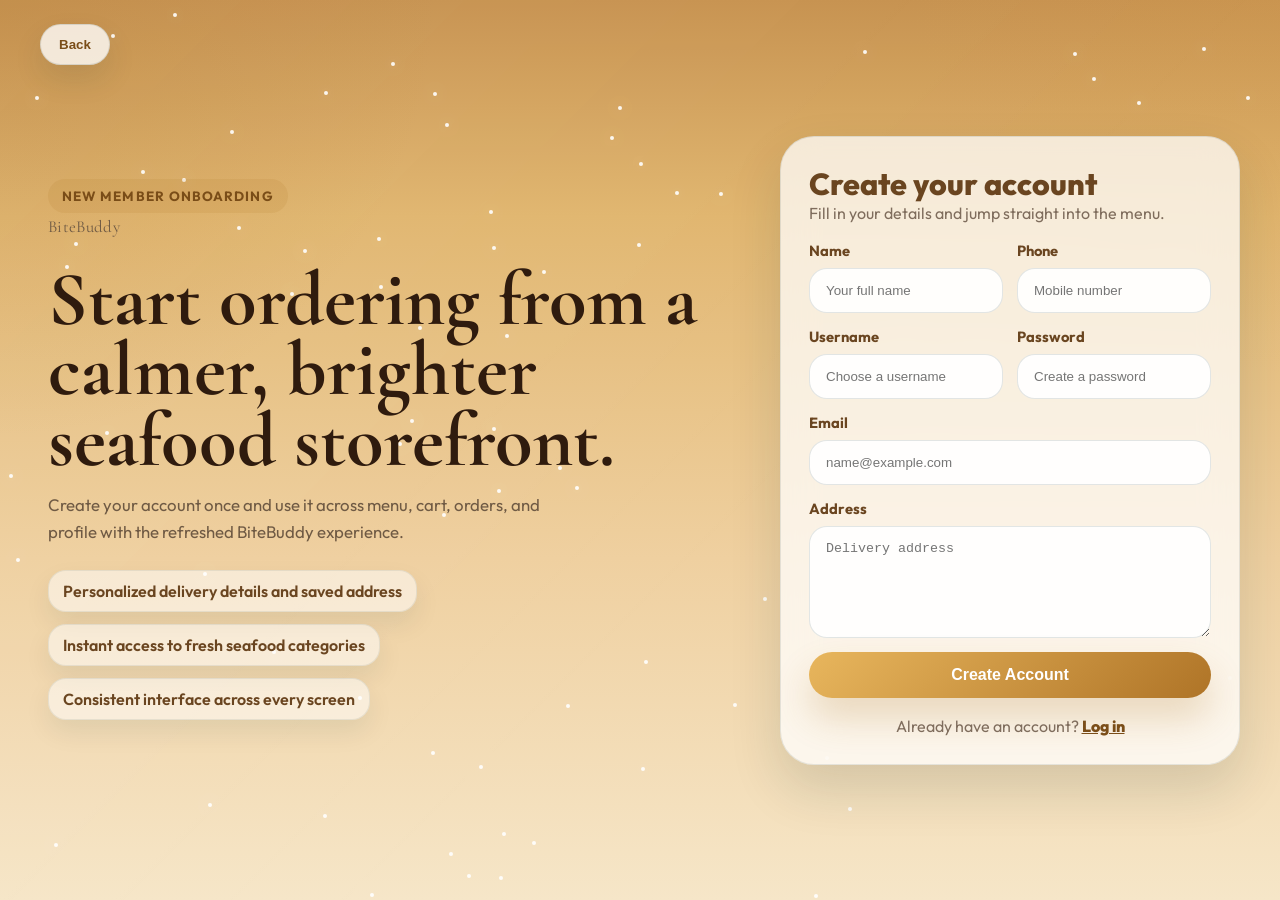
<file: signin.html>
<!DOCTYPE html>
<html lang="en">
<head>
    <meta charset="UTF-8">
    <meta name="viewport" content="width=device-width, initial-scale=1.0">
    <title>BiteBuddy Sign Up</title>
    <link rel="preconnect" href="https://fonts.googleapis.com">
    <link rel="preconnect" href="https://fonts.gstatic.com" crossorigin>
    <link href="https://fonts.googleapis.com/css2?family=Cormorant+Garamond:wght@500;600;700&family=Outfit:wght@300;400;500;600;700;800&display=swap" rel="stylesheet">
    <link rel="shortcut icon" href="https://res.cloudinary.com/dn5wb46jl/image/upload/v1774414028/icon_qrqwhg.jpg">
    <link rel="stylesheet" href="signup.css">
</head>
<body class="auth-body">
<div class="auth-backdrop"></div>
<div class="stars" id="stars"></div>

<main class="auth-frame">
    <button class="page-back-btn" type="button" onclick="goBackToLogin()">Back</button>

    <section class="auth-grid">
        <div class="auth-copy">
            <div class="auth-kicker">New member onboarding</div>
            <p class="brand">BiteBuddy</p>
            <h1>Start ordering from a calmer, brighter seafood storefront.</h1>
            <p>Create your account once and use it across menu, cart, orders, and profile with the refreshed BiteBuddy experience.</p>
            <div class="auth-points">
                <div class="auth-point">Personalized delivery details and saved address</div>
                <div class="auth-point">Instant access to fresh seafood categories</div>
                <div class="auth-point">Consistent interface across every screen</div>
            </div>
        </div>

        <div class="auth-panel">
            <div>
                <h2>Create your account</h2>
                <p class="auth-subtitle">Fill in your details and jump straight into the menu.</p>
            </div>

            <form id="signupForm" class="auth-form" action="https://bitebuddy-production.up.railway.app/api/customer" method="post">
                <div class="form-grid">
                    <div class="field-group">
                        <label for="name">Name</label>
                        <input id="name" type="text" name="name" placeholder="Your full name" required>
                    </div>

                    <div class="field-group">
                        <label for="phone">Phone</label>
                        <input id="phone" type="tel" name="phone" placeholder="Mobile number" required>
                    </div>

                    <div class="field-group">
                        <label for="user">Username</label>
                        <input id="user" type="text" name="user" placeholder="Choose a username" autocapitalize="none" autocorrect="off" spellcheck="false" required>
                    </div>

                    <div class="field-group">
                        <label for="pass">Password</label>
                        <input id="pass" type="password" name="pass" placeholder="Create a password" required>
                    </div>

                    <div class="field-group full">
                        <label for="email">Email</label>
                        <input id="email" type="email" name="email" placeholder="name@example.com" required>
                    </div>

                    <div class="field-group full">
                        <label for="address">Address</label>
                        <textarea id="address" name="address" placeholder="Delivery address" required></textarea>
                    </div>
                </div>

                <p id="signupError" style="display:none;">Username already exists</p>

                <div class="auth-actions">
                    <button class="auth-btn primary" type="submit">Create Account</button>
                </div>
            </form>

            <p class="auth-switch">Already have an account? <a href="index.html">Log in</a></p>
        </div>
    </section>
</main>

<script>
const starBox = document.getElementById("stars");
for (let i = 0; i < 80; i++) {
    const star = document.createElement("span");
    star.style.left = Math.random() * 100 + "%";
    star.style.top = Math.random() * 100 + "%";
    star.style.animationDuration = (Math.random() * 5 + 5) + "s";
    starBox.appendChild(star);
}

async function getExistingUsers(signupUrl) {
    try {
        const response = await fetch(signupUrl, { method: "GET" });
        if (!response.ok) {
            throw new Error("Unable to fetch existing users");
        }

        const remoteUsers = await response.json();
        if (Array.isArray(remoteUsers)) {
            return remoteUsers;
        }
    } catch (error) {
        console.log("Existing user check fallback:", error);
    }

    return [];
}

document.getElementById("signupForm").addEventListener("submit", async function (event) {
    event.preventDefault();

    const formData = new FormData(this);
    const payload = new URLSearchParams(formData);
    const signupError = document.getElementById("signupError");
    const username = (formData.get("user") || "").trim().toLowerCase();
    const allKnownUsers = await getExistingUsers(this.action);

    signupError.style.display = "none";

    if (allKnownUsers.some((user) => ((user.username || user.user || "").trim().toLowerCase() === username))) {
        signupError.textContent = "Username already exists";
        signupError.style.display = "block";
        return;
    }

    try {
        const response = await fetch(this.action, {
            method: this.method,
            headers: {
                "Content-Type": "application/x-www-form-urlencoded"
            },
            body: payload.toString()
        });

        if (!response.ok) {
            const errorText = (await response.text()).trim();
            throw new Error(errorText || "Signup failed");
        }

        window.location.href = "index.html";
    } catch (error) {
        console.log("Error:", error);
        signupError.textContent = error.message || "Signup failed. Please try again.";
        signupError.style.display = "block";
    }
});

function goBackToLogin() {
    window.location.href = "index.html";
}
</script>
</body>
</html>
</file>
<file: style.css>
* {
    box-sizing: border-box;
}

body.auth-body {
    margin: 0;
    min-height: 100vh;
    overflow: hidden;
    font-family: "Outfit", "Segoe UI", sans-serif;
    background:
        radial-gradient(circle at 0 0, rgba(175, 116, 39, 0.24), transparent 28%),
        radial-gradient(circle at 100% 0, rgba(214, 160, 83, 0.2), transparent 24%),
        linear-gradient(180deg, #c7924f 0%, #e1b66f 24%, #efd0a0 62%, #f6e6c8 100%);
    color: #2f1b0e;
    position: relative;
}

.auth-backdrop,
.logo-bg {
    position: fixed;
    inset: 0;
    background:
        linear-gradient(135deg, rgba(255, 255, 255, 0.3), transparent 62%),
        url("https://res.cloudinary.com/dn5wb46jl/image/upload/v1774500693/Background_af1yr5.jpg") center/cover no-repeat;
    opacity: 0.16;
    filter: saturate(1.02) contrast(1.04);
    transform: scale(1.06);
    animation: drift 16s ease-in-out infinite alternate;
}

.stars {
    position: fixed;
    inset: 0;
    overflow: hidden;
}

.stars span {
    position: absolute;
    width: 4px;
    height: 4px;
    border-radius: 50%;
    background: rgba(255, 255, 255, 0.9);
    box-shadow: 0 0 16px rgba(255, 255, 255, 0.55);
    animation: sparkle linear infinite;
}

.auth-frame {
    position: relative;
    z-index: 1;
    min-height: 100vh;
    width: min(1200px, calc(100% - 32px));
    margin: 0 auto;
    padding: 24px 0;
    display: grid;
    align-items: center;
}

.page-back-btn {
    position: absolute;
    top: 24px;
    left: 0;
    z-index: 2;
    border: 1px solid rgba(22, 50, 53, 0.12);
    background: rgba(255, 255, 255, 0.78);
    color: #7a4d18;
    border-radius: 999px;
    padding: 12px 18px;
    font-weight: 700;
    box-shadow: 0 14px 30px rgba(19, 48, 49, 0.1);
}

.page-back-btn:hover {
    transform: translateY(-2px);
    background: linear-gradient(135deg, #fff3d6, #f7deb0);
    box-shadow:
        0 0 16px rgba(232, 182, 93, 0.36),
        0 14px 28px rgba(115, 74, 26, 0.14);
}

.auth-grid {
    display: grid;
    grid-template-columns: minmax(0, 1fr) minmax(360px, 460px);
    gap: 26px;
    align-items: center;
}

.auth-copy {
    padding: 24px 0 24px 8px;
    animation: authPanelInRight 0.9s cubic-bezier(0.22, 1, 0.36, 1) both;
}

.brand {
    margin: 0 0 20px;
    font-family: "Cormorant Garamond", Georgia, serif;
    font-size: clamp(4rem, 9vw, 7.2rem);
    line-height: 0.88;
    color: #7a4d18;
    letter-spacing: 0.02em;
}

.auth-kicker {
    display: inline-flex;
    align-items: center;
    gap: 10px;
    padding: 9px 14px;
    border-radius: 999px;
    background: rgba(175, 116, 39, 0.12);
    color: #7a4d18;
    font-size: 0.84rem;
    font-weight: 700;
    letter-spacing: 0.08em;
    text-transform: uppercase;
}

.auth-copy h1 {
    margin: 18px 0 14px;
    font-family: "Cormorant Garamond", Georgia, serif;
    font-size: clamp(3rem, 6vw, 5.4rem);
    line-height: 0.92;
}

.auth-copy p {
    max-width: 520px;
    margin: 0 0 24px;
    color: #6f5a44;
    font-size: 1.05rem;
    line-height: 1.65;
}

.auth-points {
    display: grid;
    gap: 12px;
}

.auth-point {
    width: fit-content;
    padding: 10px 14px;
    border-radius: 18px;
    background: rgba(255, 255, 255, 0.52);
    border: 1px solid rgba(22, 50, 53, 0.08);
    box-shadow: 0 12px 26px rgba(19, 48, 49, 0.08);
    color: #6a4520;
    font-weight: 600;
}

.auth-copy > .auth-kicker,
.auth-copy > .brand,
.auth-copy > h1,
.auth-copy > p,
.auth-points .auth-point,
.auth-panel > div,
.auth-form .field-group,
.auth-form #signupError,
.auth-actions,
.auth-switch {
    opacity: 0;
    transform: translateX(42px);
    animation: authSlideInRight 0.72s cubic-bezier(0.22, 1, 0.36, 1) forwards;
}

.auth-copy > .auth-kicker { animation-delay: 0.08s; }
.auth-copy > .brand { animation-delay: 0.16s; }
.auth-copy > h1 { animation-delay: 0.24s; }
.auth-copy > p { animation-delay: 0.32s; }
.auth-points .auth-point:nth-child(1) { animation-delay: 0.4s; }
.auth-points .auth-point:nth-child(2) { animation-delay: 0.48s; }
.auth-points .auth-point:nth-child(3) { animation-delay: 0.56s; }

.auth-panel {
    padding: 28px;
    border-radius: 34px;
    background: rgba(255, 255, 255, 0.74);
    border: 1px solid rgba(22, 50, 53, 0.1);
    backdrop-filter: blur(18px);
    box-shadow: 0 24px 52px rgba(19, 48, 49, 0.14);
    display: grid;
    gap: 18px;
    animation: authPanelInRight 0.95s cubic-bezier(0.22, 1, 0.36, 1) both;
}

.auth-panel > div:first-child { animation-delay: 0.12s; }
.auth-form .field-group:nth-child(1) { animation-delay: 0.2s; }
.auth-form .field-group:nth-child(2) { animation-delay: 0.28s; }
.auth-form .field-group:nth-child(3) { animation-delay: 0.36s; }
.auth-form .field-group:nth-child(4) { animation-delay: 0.44s; }
.auth-form .field-group:nth-child(5) { animation-delay: 0.52s; }
.auth-form .field-group:nth-child(6) { animation-delay: 0.6s; }
.auth-form #signupError { animation-delay: 0.64s; }
.auth-actions { animation-delay: 0.7s; }
.auth-switch { animation-delay: 0.78s; }

.auth-panel h2 {
    margin: 0;
    font-size: 1.9rem;
    font-weight: 800;
    color: #6a4520;
}

.auth-subtitle {
    margin: 0;
    color: #7f6d5d;
}

.auth-form {
    display: grid;
    gap: 14px;
}

.field-group {
    display: grid;
    gap: 8px;
}

.field-group label {
    color: #6a4520;
    font-size: 0.92rem;
    font-weight: 700;
}

.field-group input,
.field-group textarea {
    width: 100%;
    padding: 14px 16px;
    border-radius: 18px;
    border: 1px solid rgba(22, 50, 53, 0.12);
    outline: none;
    background: rgba(255, 255, 255, 0.92);
    color: #2f1b0e;
    transition: border-color 0.2s ease, box-shadow 0.2s ease, transform 0.2s ease;
}

.field-group textarea {
    resize: vertical;
    min-height: 112px;
}

.field-group input:focus,
.field-group textarea:focus {
    border-color: rgba(175, 116, 39, 0.34);
    box-shadow: 0 0 0 4px rgba(175, 116, 39, 0.08);
    transform: translateY(-1px);
}

.field-group input:hover,
.field-group textarea:hover {
    box-shadow:
        0 0 12px rgba(232, 182, 93, 0.3),
        0 12px 24px rgba(115, 74, 26, 0.08);
}

.form-grid {
    display: grid;
    grid-template-columns: 1fr 1fr;
    gap: 14px;
}

.form-grid .field-group.full {
    grid-column: 1 / -1;
}

.auth-actions {
    display: grid;
    gap: 10px;
}

.auth-btn {
    width: 100%;
    border: none;
    border-radius: 999px;
    padding: 14px 18px;
    font-size: 1rem;
    font-weight: 800;
    transition: transform 0.22s ease, box-shadow 0.22s ease;
}

.auth-btn:hover {
    transform: translateY(-2px);
}

.auth-btn.primary {
    background: linear-gradient(135deg, #e8b65d, #af7427);
    color: white;
    box-shadow: 0 20px 36px rgba(175, 116, 39, 0.24);
}

.auth-btn.primary:hover {
    box-shadow:
        0 0 18px rgba(232, 182, 93, 0.72),
        0 22px 38px rgba(175, 116, 39, 0.3);
}

.auth-btn.secondary {
    background: linear-gradient(135deg, #fff1c9, #f6d27c);
    color: #6f450f;
    box-shadow: 0 20px 36px rgba(225, 178, 94, 0.24);
}

.auth-btn.secondary:hover {
    box-shadow:
        0 0 18px rgba(246, 210, 124, 0.66),
        0 22px 38px rgba(175, 116, 39, 0.24);
}

.auth-note,
#signupError {
    margin: 0;
    font-size: 0.92rem;
    color: #c8553d;
    font-weight: 700;
}

.auth-switch {
    margin: 0;
    color: #7f6d5d;
    text-align: center;
}

.auth-switch a {
    color: #7a4d18;
    font-weight: 800;
}

@keyframes sparkle {
    from {
        transform: translateY(0);
        opacity: 0.75;
    }

    to {
        transform: translateY(105vh);
        opacity: 0;
    }
}

@keyframes drift {
    from {
        transform: scale(1.06) translate3d(-12px, 0, 0);
    }

    to {
        transform: scale(1.12) translate3d(18px, -10px, 0);
    }
}

@keyframes authPanelInRight {
    from {
        opacity: 0;
        transform: translateX(44px) scale(0.985);
    }

    to {
        opacity: 1;
        transform: translateX(0) scale(1);
    }
}

@keyframes authSlideInRight {
    from {
        opacity: 0;
        transform: translateX(42px);
    }

    to {
        opacity: 1;
        transform: translateX(0);
    }
}

@media (max-width: 900px) {
    body.auth-body {
        overflow: auto;
    }

    .auth-grid {
        grid-template-columns: 1fr;
    }

    .auth-copy {
        padding-inline: 0;
    }
}

@media (max-width: 640px) {
    .auth-frame {
        width: min(100% - 20px, 1200px);
        padding-top: 72px;
        padding-bottom: 24px;
    }

    .page-back-btn {
        left: 10px;
    }

    .brand {
        font-size: clamp(3.6rem, 20vw, 5.2rem);
    }

    .form-grid {
        grid-template-columns: 1fr;
    }

    .auth-panel {
        padding: 22px;
    }
}
</file>
<file: theme.css>
:root {
    --font-body: "Outfit", "Segoe UI", sans-serif;
    --font-display: "Cormorant Garamond", Georgia, serif;
    --bg-main: #fff9f0;
    --bg-soft: #f3e4cf;
    --surface: rgba(255, 255, 255, 0.82);
    --surface-strong: rgba(255, 255, 255, 0.94);
    --surface-tint: rgba(255, 247, 234, 0.82);
    --ink-900: #2f1b0e;
    --ink-700: #6a4520;
    --ink-500: #8a6847;
    --line: rgba(122, 77, 24, 0.14);
    --line-strong: rgba(122, 77, 24, 0.22);
    --teal: #b8792d;
    --teal-dark: #7a4d18;
    --coral: #c7832f;
    --gold: #e5bf73;
    --sand: #f7e7ca;
    --mint: #f4ead8;
    --danger: #b95b35;
    --shadow-lg: 0 24px 60px rgba(99, 60, 18, 0.14);
    --shadow-md: 0 16px 36px rgba(99, 60, 18, 0.12);
    --shadow-sm: 0 10px 24px rgba(99, 60, 18, 0.1);
    --radius-xl: 32px;
    --radius-lg: 24px;
    --radius-md: 18px;
    --radius-sm: 14px;
}

* {
    box-sizing: border-box;
}

html {
    scroll-behavior: smooth;
}

body {
    margin: 0;
    min-height: 100vh;
    color: var(--ink-900);
    font-family: var(--font-body);
}

body.theme-body {
    background:
        radial-gradient(circle at 0 0, rgba(175, 116, 39, 0.24), transparent 34%),
        radial-gradient(circle at 100% 10%, rgba(214, 160, 83, 0.22), transparent 24%),
        radial-gradient(circle at 50% 100%, rgba(244, 214, 159, 0.24), transparent 28%),
        linear-gradient(180deg, #c7924f 0%, #e1b66f 22%, #efd0a0 58%, #f6e6c8 100%);
    position: relative;
}

body.theme-body::before {
    content: "";
    position: fixed;
    inset: 0;
    background:
        linear-gradient(130deg, rgba(255, 255, 255, 0.38), transparent 60%),
        url("https://res.cloudinary.com/dn5wb46jl/image/upload/v1774500693/Background_af1yr5.jpg") center/cover no-repeat;
    opacity: 0.08;
    filter: saturate(0.9) contrast(1.02);
    pointer-events: none;
    z-index: 0;
}

a {
    color: inherit;
    text-decoration: none;
}

button,
input,
textarea {
    font: inherit;
}

button {
    cursor: pointer;
}

.app-shell,
.simple-shell {
    position: relative;
    z-index: 1;
    width: min(1180px, calc(100% - 32px));
    margin: 0 auto;
    padding: 26px 0 124px;
}

.simple-shell {
    width: min(980px, calc(100% - 32px));
    padding-bottom: 48px;
}

.topbar {
    display: flex;
    justify-content: space-between;
    align-items: flex-start;
    gap: 18px;
    margin-bottom: 22px;
}

.topbar-title {
    display: grid;
    gap: 6px;
}

.eyebrow {
    display: inline-flex;
    align-items: center;
    gap: 10px;
    width: fit-content;
    padding: 8px 14px;
    border-radius: 999px;
    background: rgba(175, 116, 39, 0.12);
    color: var(--teal-dark);
    font-size: 0.84rem;
    font-weight: 700;
    letter-spacing: 0.08em;
    text-transform: uppercase;
}

.page-heading,
.hero-title,
.section-title,
.featured-name,
.auth-title,
.brand-wordmark {
    margin: 0;
    font-family: var(--font-display);
    line-height: 0.95;
}

.page-heading {
    font-size: clamp(2.5rem, 5vw, 4.2rem);
    letter-spacing: 0.02em;
}

.topbar-copy,
.section-copy,
.muted-copy,
.meta-copy {
    margin: 0;
    color: var(--ink-500);
}

.topbar-actions,
.inline-actions {
    display: flex;
    align-items: center;
    gap: 12px;
    flex-wrap: wrap;
}

.ui-btn,
.icon-btn,
.nav-link,
.chip-btn {
    border: 1px solid transparent;
    transition: transform 0.22s ease, box-shadow 0.22s ease, background 0.22s ease, border-color 0.22s ease, color 0.22s ease, filter 0.22s ease;
}

.ui-btn,
.icon-btn {
    border-radius: 999px;
    padding: 13px 20px;
    font-weight: 700;
}

.ui-btn.primary {
    background: linear-gradient(135deg, #e8b65d, #af7427);
    color: #fff;
    box-shadow: 0 18px 32px rgba(175, 116, 39, 0.24);
}

.ui-btn.primary:hover {
    box-shadow:
        0 0 18px rgba(232, 182, 93, 0.72),
        0 18px 34px rgba(175, 116, 39, 0.32);
}

.ui-btn.secondary {
    background: linear-gradient(135deg, #fff1c9, #f6d27c);
    color: #5c3910;
    box-shadow: 0 18px 32px rgba(225, 178, 94, 0.24);
}

.ui-btn.secondary:hover {
    box-shadow:
        0 0 18px rgba(246, 210, 124, 0.68),
        0 18px 34px rgba(175, 116, 39, 0.24);
}

.ui-btn.ghost,
.icon-btn,
.chip-btn,
.nav-link {
    background: rgba(255, 255, 255, 0.76);
    border-color: var(--line);
    color: var(--ink-700);
    box-shadow: var(--shadow-sm);
}

.ui-btn:hover,
.icon-btn:hover,
.nav-link:hover,
.chip-btn:hover {
    transform: translateY(-2px);
    filter: brightness(1.03);
}

.icon-btn {
    min-width: 48px;
    padding-inline: 16px;
    text-align: center;
}

.ui-btn.ghost:hover,
.icon-btn:hover,
.chip-btn:hover,
.nav-link:hover {
    background: linear-gradient(135deg, #fff7e6, #f8e1ad);
    border-color: rgba(175, 116, 39, 0.28);
    color: #7a4d18;
    box-shadow:
        0 0 16px rgba(232, 182, 93, 0.38),
        0 14px 28px rgba(115, 74, 26, 0.14);
}

.glass-card,
.panel-card,
.highlight-card,
.product-card,
.order-card,
.cart-item,
.summary-card,
.detail-card,
.search-featured,
.empty-card,
.auth-panel {
    border: 1px solid var(--line);
    background: var(--surface);
    backdrop-filter: blur(18px);
    box-shadow: var(--shadow-lg);
}

.glass-card,
.panel-card,
.highlight-card,
.product-card,
.order-card,
.cart-item,
.summary-card,
.detail-card,
.search-featured,
.empty-card {
    border-radius: var(--radius-xl);
}

.hero-banner {
    position: relative;
    overflow: hidden;
    display: grid;
    grid-template-columns: minmax(0, 1.2fr) minmax(280px, 0.8fr);
    gap: 22px;
    padding: 30px;
    margin-bottom: 24px;
    border-radius: 36px;
    background:
        radial-gradient(circle at 20% 18%, rgba(255, 255, 255, 0.8), transparent 26%),
        linear-gradient(135deg, rgba(122, 77, 24, 0.98), rgba(184, 121, 45, 0.92) 42%, rgba(229, 191, 115, 0.9) 100%);
    color: #fefbf5;
    box-shadow: 0 30px 72px rgba(99, 60, 18, 0.24);
}

.hero-banner::after {
    content: "";
    position: absolute;
    inset: auto -80px -90px auto;
    width: 240px;
    height: 240px;
    border-radius: 50%;
    background: rgba(255, 255, 255, 0.12);
    filter: blur(4px);
}

.hero-copy {
    position: relative;
    z-index: 1;
    display: grid;
    gap: 16px;
    align-content: start;
}

.hero-title {
    font-size: clamp(3.1rem, 6vw, 5.6rem);
}

.hero-blurb {
    margin: 0;
    max-width: 560px;
    color: rgba(255, 252, 245, 0.86);
    font-size: 1.02rem;
    line-height: 1.6;
}

.hero-pill {
    display: inline-flex;
    align-items: center;
    gap: 10px;
    width: fit-content;
    padding: 10px 14px;
    border-radius: 999px;
    background: rgba(255, 255, 255, 0.12);
    border: 1px solid rgba(255, 255, 255, 0.18);
    font-weight: 700;
    letter-spacing: 0.04em;
}

.hero-aside {
    position: relative;
    z-index: 1;
    display: grid;
    gap: 14px;
    align-content: end;
}

.stat-grid {
    display: grid;
    grid-template-columns: repeat(3, minmax(0, 1fr));
    gap: 14px;
    margin-bottom: 22px;
}

.stat-card,
.mini-stat {
    padding: 18px 20px;
    border-radius: 24px;
    background: var(--surface-strong);
    border: 1px solid var(--line);
    box-shadow: var(--shadow-md);
}

.stat-label,
.mini-label {
    display: block;
    color: var(--ink-500);
    font-size: 0.88rem;
    text-transform: uppercase;
    letter-spacing: 0.08em;
    margin-bottom: 10px;
}

.stat-value,
.mini-value {
    display: block;
    font-size: 1.6rem;
    font-weight: 800;
}

.section-header {
    display: flex;
    justify-content: space-between;
    gap: 16px;
    align-items: end;
    margin: 16px 0;
}

.section-title {
    font-size: clamp(2rem, 4vw, 3rem);
}

.search-panel,
.chip-row {
    display: flex;
    gap: 12px;
    align-items: center;
    flex-wrap: wrap;
}

.search-panel {
    padding: 14px;
    margin-bottom: 18px;
    border-radius: 28px;
    background: rgba(255, 255, 255, 0.84);
    border: 1px solid var(--line);
    box-shadow: var(--shadow-md);
}

.search-field {
    flex: 1;
    min-width: 220px;
    border: none;
    outline: none;
    background: transparent;
    color: var(--ink-900);
    font-size: 1rem;
}

.chip-row {
    margin-bottom: 22px;
}

.chip-btn {
    padding: 12px 18px;
    border-radius: 999px;
    font-weight: 700;
}

.chip-btn.active {
    background: linear-gradient(135deg, rgba(175, 116, 39, 0.12), rgba(225, 178, 94, 0.24));
    border-color: rgba(175, 116, 39, 0.28);
    color: var(--teal-dark);
    box-shadow: 0 18px 30px rgba(175, 116, 39, 0.14);
}

.category-grid,
.product-grid,
.orders-grid,
.results-grid,
.detail-grid,
.cards-grid {
    display: grid;
    gap: 18px;
}

.category-grid {
    grid-template-columns: repeat(4, minmax(0, 1fr));
    margin-bottom: 26px;
}

.category-card {
    padding: 0;
    width: 100%;
    text-align: left;
    color: inherit;
    cursor: pointer;
    overflow: hidden;
    border-radius: 28px;
    border: 1px solid var(--line);
    background: linear-gradient(180deg, rgba(255, 255, 255, 0.94), rgba(255, 245, 225, 0.92));
    box-shadow: var(--shadow-md);
    transition: transform 0.24s ease, box-shadow 0.24s ease, border-color 0.24s ease;
}

.category-card:hover {
    transform: translateY(-6px);
    box-shadow:
        0 0 18px rgba(232, 182, 93, 0.34),
        0 22px 42px rgba(175, 116, 39, 0.18);
    border-color: rgba(175, 116, 39, 0.22);
}

.category-card.active {
    border-color: rgba(175, 116, 39, 0.3);
    box-shadow: 0 22px 42px rgba(175, 116, 39, 0.16);
}

.category-card img {
    width: 100%;
    height: 156px;
    object-fit: cover;
    display: block;
}

.category-body {
    padding: 16px 18px 18px;
    display: grid;
    gap: 8px;
}

.category-title {
    margin: 0;
    font-size: 1.1rem;
}

.category-copy {
    margin: 0;
    color: var(--ink-500);
    font-size: 0.94rem;
}

.product-grid,
.results-grid,
.cards-grid {
    grid-template-columns: repeat(3, minmax(0, 1fr));
}

.order-card-layout {
    display: grid;
    grid-template-columns: 220px minmax(0, 1fr);
    align-items: stretch;
}

.product-card,
.search-card {
    overflow: hidden;
}

.product-card {
    transition: transform 0.42s cubic-bezier(0.22, 1, 0.36, 1), box-shadow 0.42s cubic-bezier(0.22, 1, 0.36, 1), border-color 0.3s ease;
}

.product-media,
.search-card img,
.order-visual {
    width: 100%;
    height: 220px;
    object-fit: cover;
    display: block;
}

.product-media {
    transform: scale(1);
    transition: transform 0.6s cubic-bezier(0.22, 1, 0.36, 1), filter 0.35s ease;
}

.zoom-cover-media {
    object-fit: cover;
    object-position: center;
    transform: scale(1.47);
}

.product-body,
.search-card-body,
.summary-card,
.detail-card,
.order-body {
    padding: 20px;
}

.product-body {
    transition: transform 0.38s cubic-bezier(0.22, 1, 0.36, 1);
}

.product-topline,
.detail-row,
.summary-row,
.order-meta,
.line-between {
    display: flex;
    justify-content: space-between;
    gap: 12px;
    align-items: start;
}

.product-name,
.summary-emphasis,
.profile-name {
    margin: 0;
    font-size: 1.3rem;
    font-weight: 800;
}

.product-price,
.accent-text {
    color: var(--coral);
    font-weight: 800;
}

.meta-row,
.tag-row {
    display: flex;
    gap: 10px;
    flex-wrap: wrap;
    margin: 14px 0 18px;
}

.meta-badge,
.status-pill,
.tag-pill,
.soft-pill {
    display: inline-flex;
    align-items: center;
    gap: 8px;
    width: fit-content;
    padding: 9px 12px;
    border-radius: 999px;
    font-size: 0.86rem;
    font-weight: 700;
}

.meta-badge,
.tag-pill,
.soft-pill {
    background: rgba(175, 116, 39, 0.1);
    color: var(--teal-dark);
}

.status-pill {
    background: #f4ead8;
    color: #8a5d22;
}

.status-pill.delivered {
    background: rgba(122, 77, 24, 0.08);
    color: var(--ink-700);
}

.status-pill.cancelled {
    background: rgba(200, 85, 61, 0.12);
    color: var(--danger);
}

.stack {
    display: grid;
    gap: 18px;
}

.split-layout {
    display: grid;
    grid-template-columns: minmax(0, 1.4fr) minmax(290px, 0.86fr);
    gap: 22px;
    align-items: start;
}

.cart-list,
.orders-grid {
    grid-template-columns: 1fr;
}

.cart-item {
    padding: 20px;
}

.cart-item-grid {
    display: grid;
    grid-template-columns: 180px minmax(0, 1fr);
    gap: 20px;
}

.cart-thumb {
    width: 100%;
    height: 168px;
    border-radius: 24px;
    object-fit: cover;
    display: block;
}

.cart-actions,
.qty-box,
.modal-actions {
    display: flex;
    gap: 10px;
    flex-wrap: wrap;
}

.qty-box {
    align-items: center;
    width: fit-content;
    padding: 8px 10px;
    border: 1px solid var(--line);
    border-radius: 999px;
    background: rgba(255, 255, 255, 0.88);
}

.qty-btn {
    width: 34px;
    height: 34px;
    border: none;
    border-radius: 50%;
    background: linear-gradient(135deg, #d5a24c, #8a5d22);
    color: white;
    font-weight: 800;
}

.summary-card {
    display: grid;
    gap: 12px;
    position: sticky;
    top: 24px;
}

.summary-row {
    padding: 8px 0;
    border-bottom: 1px dashed rgba(31, 83, 80, 0.14);
}

.summary-row:last-child {
    border-bottom: none;
}

.callout {
    padding: 14px 16px;
    border-radius: 20px;
    background: linear-gradient(135deg, rgba(225, 178, 94, 0.24), rgba(175, 116, 39, 0.12));
    color: var(--teal-dark);
    font-weight: 700;
}

.detail-card {
    display: grid;
    gap: 18px;
}

.profile-hero {
    display: flex;
    align-items: center;
    gap: 18px;
}

.avatar {
    width: 92px;
    height: 92px;
    border-radius: 28px;
    display: grid;
    place-items: center;
    background: linear-gradient(135deg, var(--teal), #22a096);
    color: white;
    font-size: 2rem;
    font-weight: 800;
    box-shadow: 0 20px 36px rgba(18, 124, 115, 0.22);
}

.form-grid {
    display: grid;
    grid-template-columns: repeat(2, minmax(0, 1fr));
    gap: 16px;
}

.field {
    display: grid;
    gap: 8px;
}

.field.full {
    grid-column: 1 / -1;
}

.field label {
    font-size: 0.9rem;
    font-weight: 700;
    color: var(--ink-700);
}

.field input,
.field textarea {
    width: 100%;
    padding: 14px 16px;
    border-radius: 18px;
    border: 1px solid var(--line);
    background: rgba(255, 255, 255, 0.94);
    color: var(--ink-900);
    outline: none;
}

.field input:focus,
.field textarea:focus,
.search-field:focus {
    border-color: rgba(175, 116, 39, 0.34);
    box-shadow: 0 0 0 4px rgba(175, 116, 39, 0.08);
}

.field input:hover,
.field textarea:hover,
.search-panel:hover {
    box-shadow:
        0 0 14px rgba(232, 182, 93, 0.18),
        0 14px 28px rgba(115, 74, 26, 0.08);
}

.field textarea {
    min-height: 126px;
    resize: vertical;
}

.search-featured {
    padding: 20px;
    margin-bottom: 18px;
}

.search-featured-grid,
.preview-grid {
    display: grid;
    grid-template-columns: minmax(0, 1.05fr) minmax(280px, 0.95fr);
    gap: 20px;
    align-items: center;
}

.featured-image,
.preview-image {
    width: 100%;
    height: 280px;
    border-radius: 28px;
    object-fit: cover;
    display: block;
}

.search-card {
    border: 1px solid var(--line);
    border-radius: var(--radius-lg);
    overflow: hidden;
    background: var(--surface-strong);
    box-shadow: var(--shadow-md);
    transition: transform 0.22s ease, box-shadow 0.22s ease;
}

.search-card:hover {
    transform: translateY(-4px);
    box-shadow:
        0 0 18px rgba(232, 182, 93, 0.32),
        0 24px 40px rgba(99, 60, 18, 0.18);
}

.empty-card {
    padding: 28px;
    text-align: center;
}

.product-card:hover,
.order-card:hover,
.cart-item:hover,
.summary-card:hover,
.detail-card:hover,
.search-featured:hover,
.glass-card:hover,
.panel-card:hover,
.highlight-card:hover,
.empty-card:hover {
    transform: translateY(-4px);
    border-color: rgba(175, 116, 39, 0.22);
    box-shadow:
        0 0 20px rgba(232, 182, 93, 0.24),
        0 24px 48px rgba(99, 60, 18, 0.16);
}

.product-card:hover {
    transform: translateY(-8px) scale(1.01);
}

.product-card:hover .product-media {
    transform: scale(1.06);
    filter: saturate(1.04) contrast(1.02);
}

.product-card:hover .product-media.zoom-cover-media {
    transform: scale(1.53);
}

.product-card:hover .product-body {
    transform: translateY(-2px);
}

.modal {
    position: fixed;
    inset: 0;
    z-index: 20;
    display: none;
    align-items: center;
    justify-content: center;
    padding: 18px;
    background: rgba(18, 40, 41, 0.42);
}

.modal.show {
    display: flex;
}

.modal-card {
    width: min(100%, 560px);
    padding: 24px;
    border-radius: 30px;
    background: #fffdf8;
    border: 1px solid var(--line);
    box-shadow: 0 26px 62px rgba(19, 48, 49, 0.2);
}

.modal-close {
    border: none;
    width: 38px;
    height: 38px;
    border-radius: 50%;
    background: rgba(175, 116, 39, 0.08);
    color: var(--teal-dark);
    font-size: 1.4rem;
}

.choice-list {
    display: grid;
    gap: 12px;
    margin: 18px 0 22px;
}

.choice-btn {
    width: 100%;
    text-align: left;
    padding: 16px;
    border-radius: 20px;
    border: 1px solid var(--line);
    background: rgba(255, 255, 255, 0.92);
    color: var(--ink-700);
}

.choice-btn.active {
    background: linear-gradient(135deg, rgba(175, 116, 39, 0.12), rgba(225, 178, 94, 0.24));
    border-color: rgba(175, 116, 39, 0.34);
    color: var(--teal-dark);
}

.choice-btn:hover {
    transform: translateY(-2px);
    border-color: rgba(175, 116, 39, 0.26);
    box-shadow:
        0 0 14px rgba(232, 182, 93, 0.22),
        0 14px 26px rgba(115, 74, 26, 0.1);
}

.bottom-nav {
    position: fixed;
    left: 50%;
    bottom: 18px;
    z-index: 12;
    transform: translateX(-50%);
    display: grid;
    grid-template-columns: repeat(4, minmax(0, 1fr));
    gap: 8px;
    width: min(780px, calc(100% - 20px));
    padding: 10px;
    border-radius: 28px;
    background: rgba(255, 255, 255, 0.82);
    border: 1px solid rgba(31, 83, 80, 0.12);
    box-shadow: 0 24px 48px rgba(19, 48, 49, 0.16);
    backdrop-filter: blur(18px);
}

.nav-link {
    border-radius: 20px;
    padding: 12px 10px;
    text-align: center;
    font-weight: 700;
    box-shadow: none;
}

.nav-link.active {
    background: linear-gradient(135deg, rgba(175, 116, 39, 0.12), rgba(225, 178, 94, 0.18));
    border-color: rgba(175, 116, 39, 0.2);
    color: var(--teal-dark);
}

.simple-hero {
    margin-bottom: 18px;
    padding: 26px 28px;
}

.simple-hero .page-heading {
    font-size: clamp(2.3rem, 4vw, 3.6rem);
}

.status-text {
    margin: 0;
    color: var(--ink-500);
    font-weight: 600;
}

@media (max-width: 1080px) {
    .category-grid,
    .product-grid,
    .results-grid,
    .cards-grid,
    .stat-grid {
        grid-template-columns: repeat(2, minmax(0, 1fr));
    }

    .hero-banner,
    .split-layout,
    .search-featured-grid,
    .preview-grid {
        grid-template-columns: 1fr;
    }
}

@media (max-width: 720px) {
    .app-shell,
    .simple-shell {
        width: min(100% - 24px, 1180px);
        padding-top: 18px;
    }

    .topbar,
    .section-header,
    .profile-hero,
    .line-between {
        flex-direction: column;
        align-items: stretch;
    }

    .topbar-actions {
        justify-content: stretch;
    }

    .topbar-actions > * {
        flex: 1;
        text-align: center;
    }

    .category-grid,
    .product-grid,
    .results-grid,
    .cards-grid,
    .stat-grid,
    .form-grid {
        grid-template-columns: 1fr;
    }

    .order-card-layout {
        grid-template-columns: 1fr;
    }

    .cart-item-grid {
        grid-template-columns: 1fr;
    }

    .cart-thumb,
    .product-media,
    .search-card img,
    .featured-image,
    .preview-image {
        height: 220px;
    }

    .bottom-nav {
        width: min(100% - 16px, 780px);
        gap: 6px;
    }

    .nav-link {
        padding: 12px 8px;
        font-size: 0.88rem;
    }
}
</file>
<file: signup.css>
@import url("./style.css");
</file>
